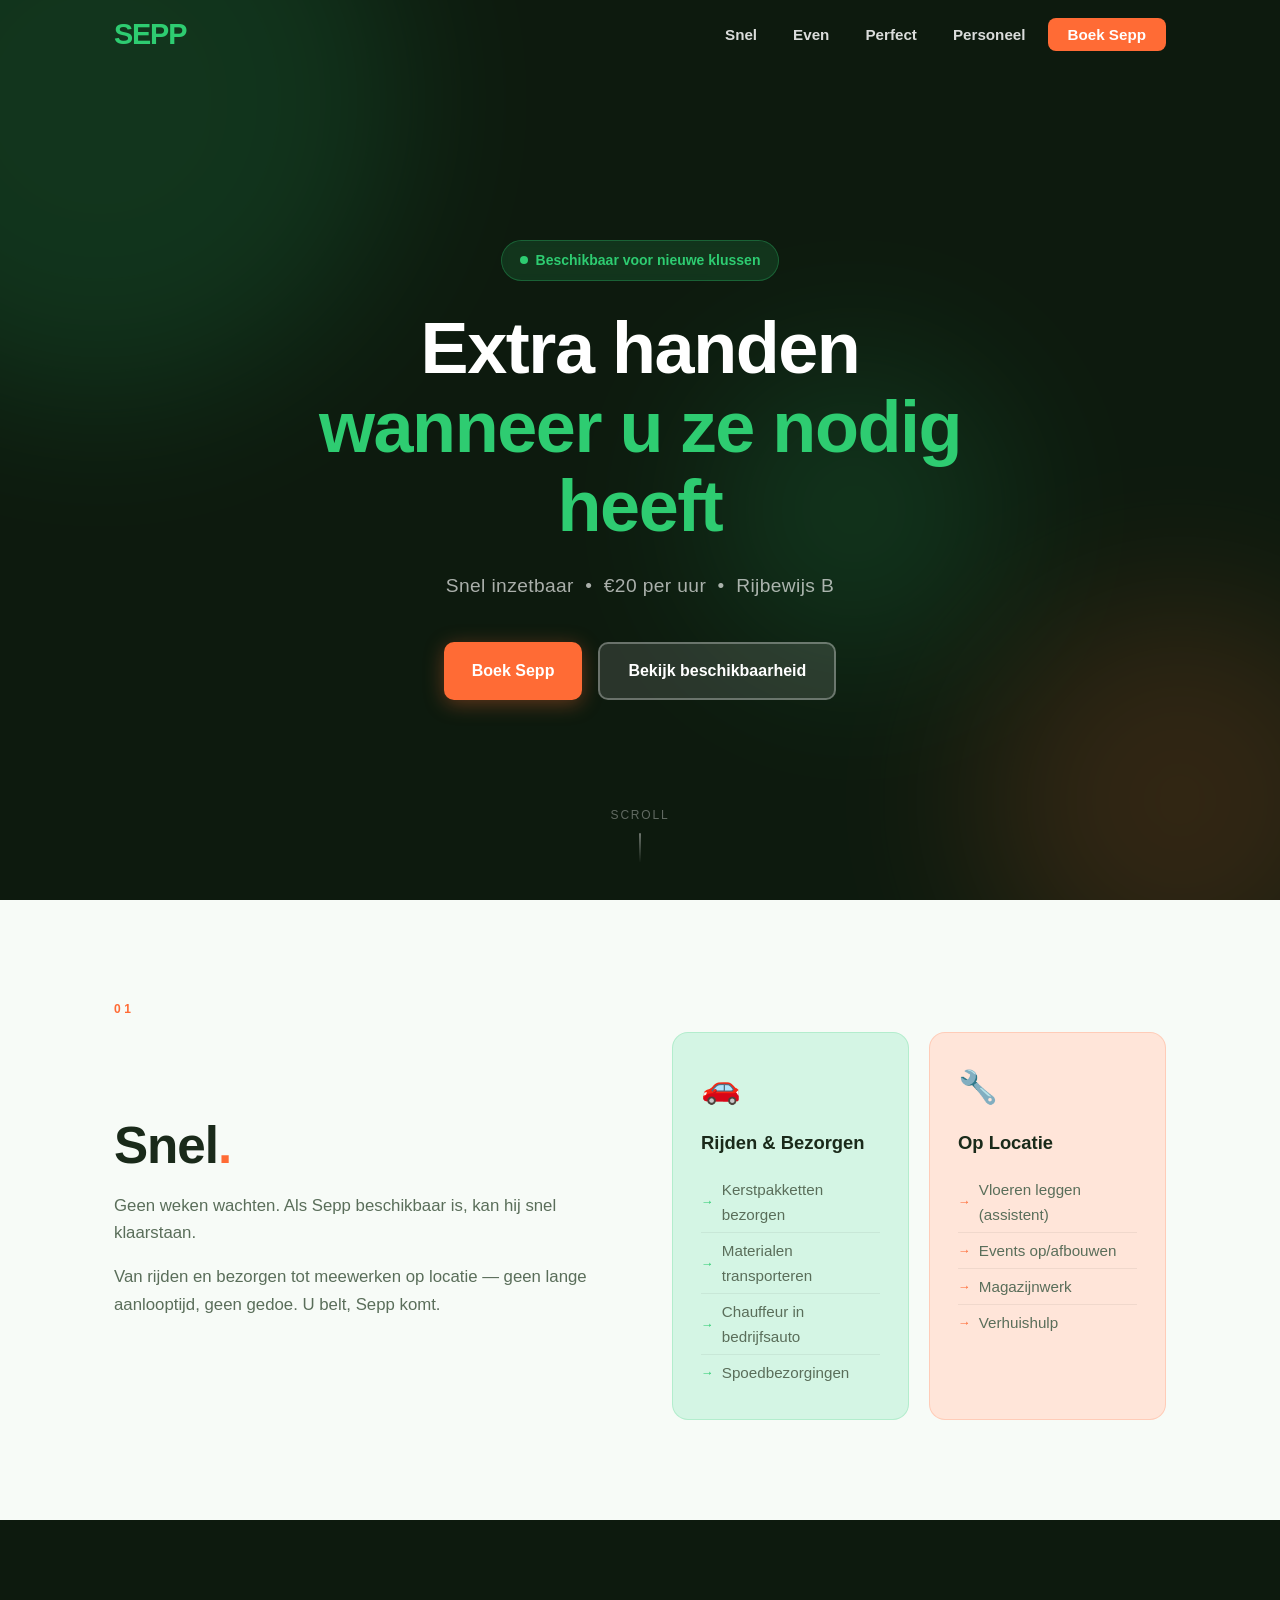
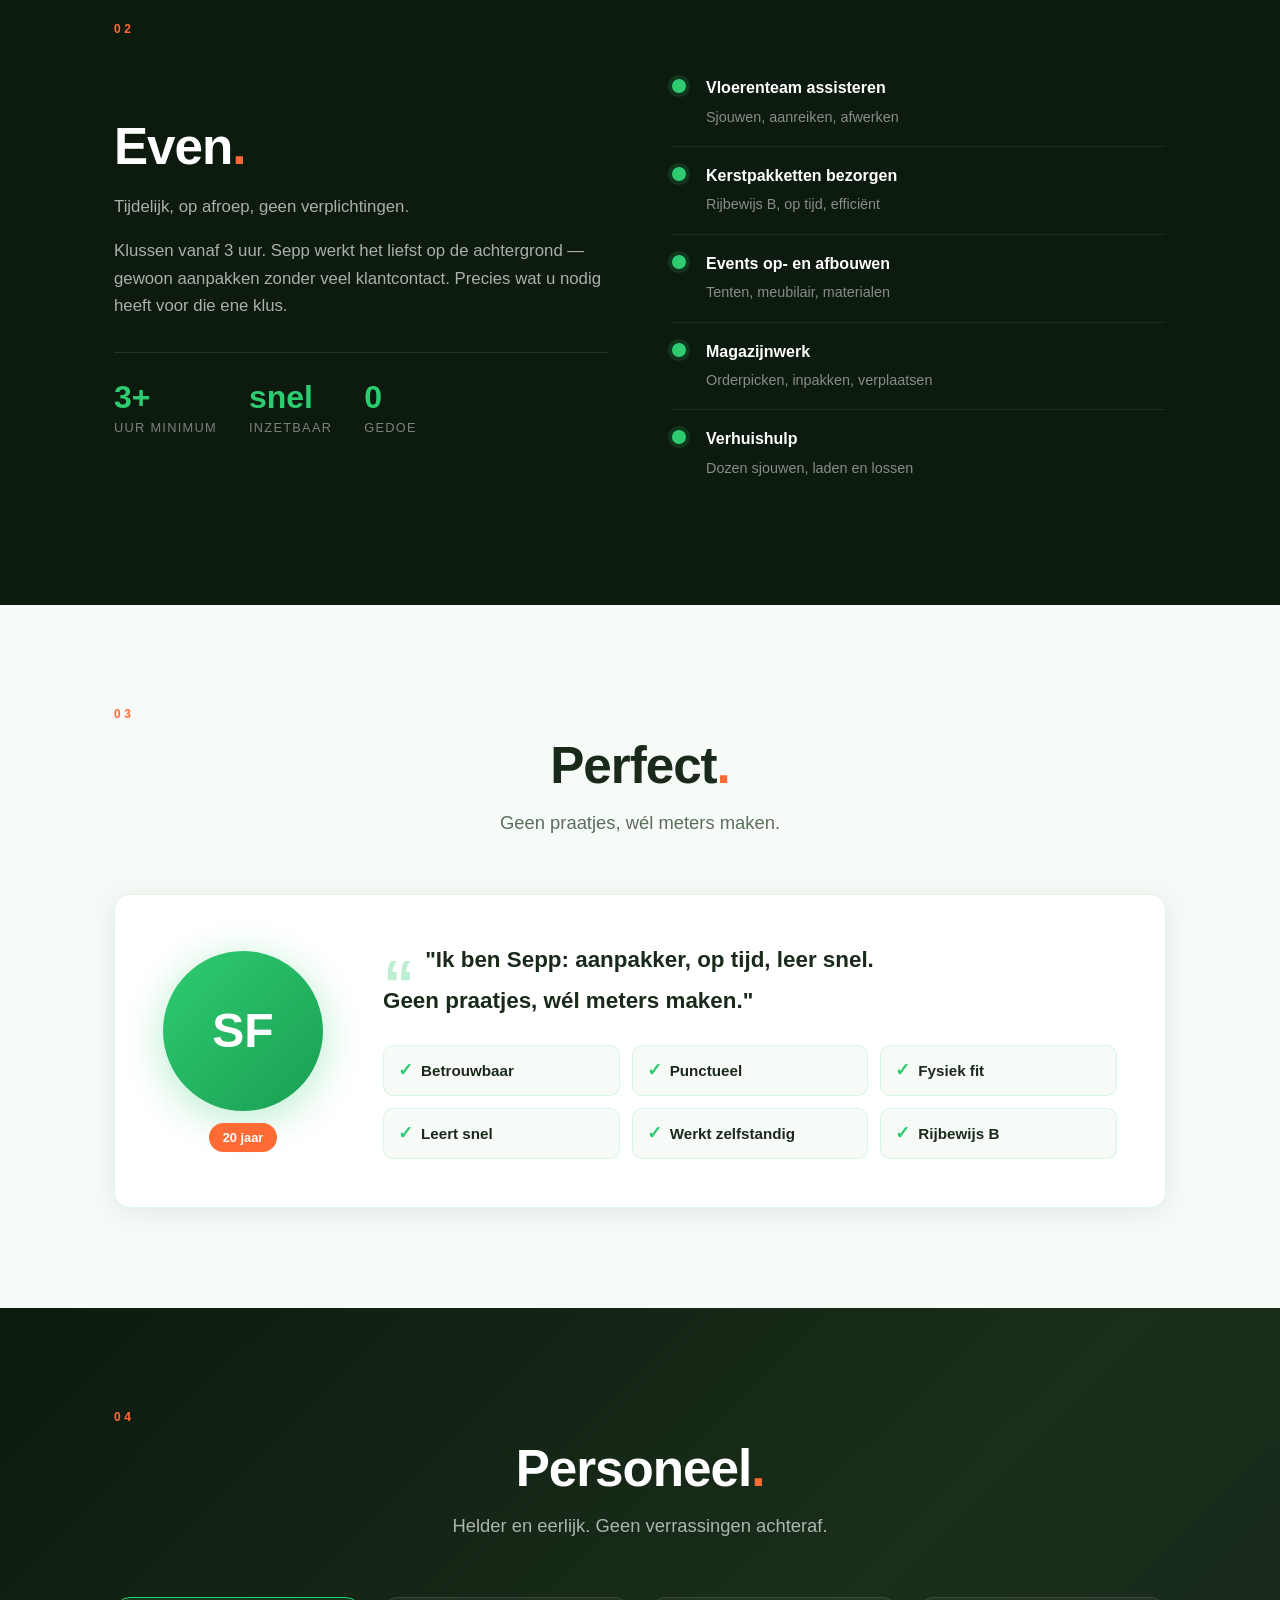
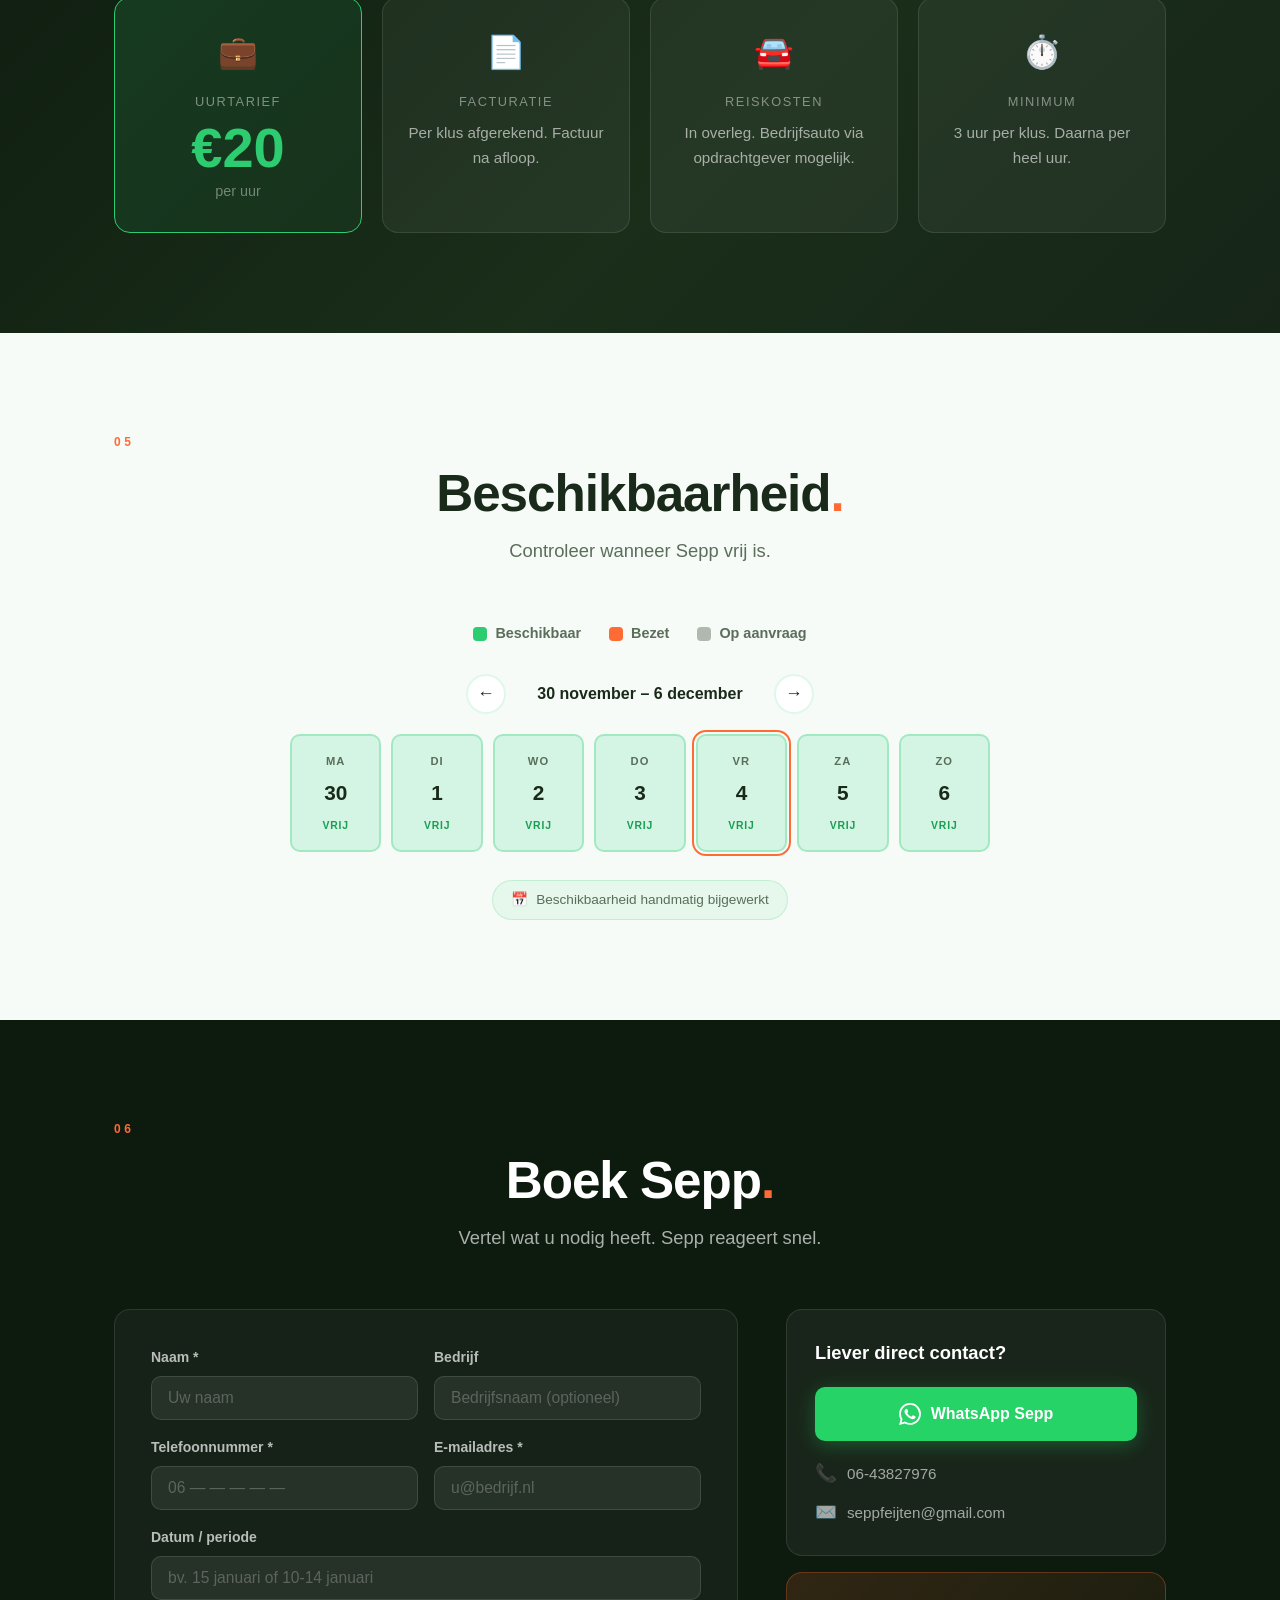
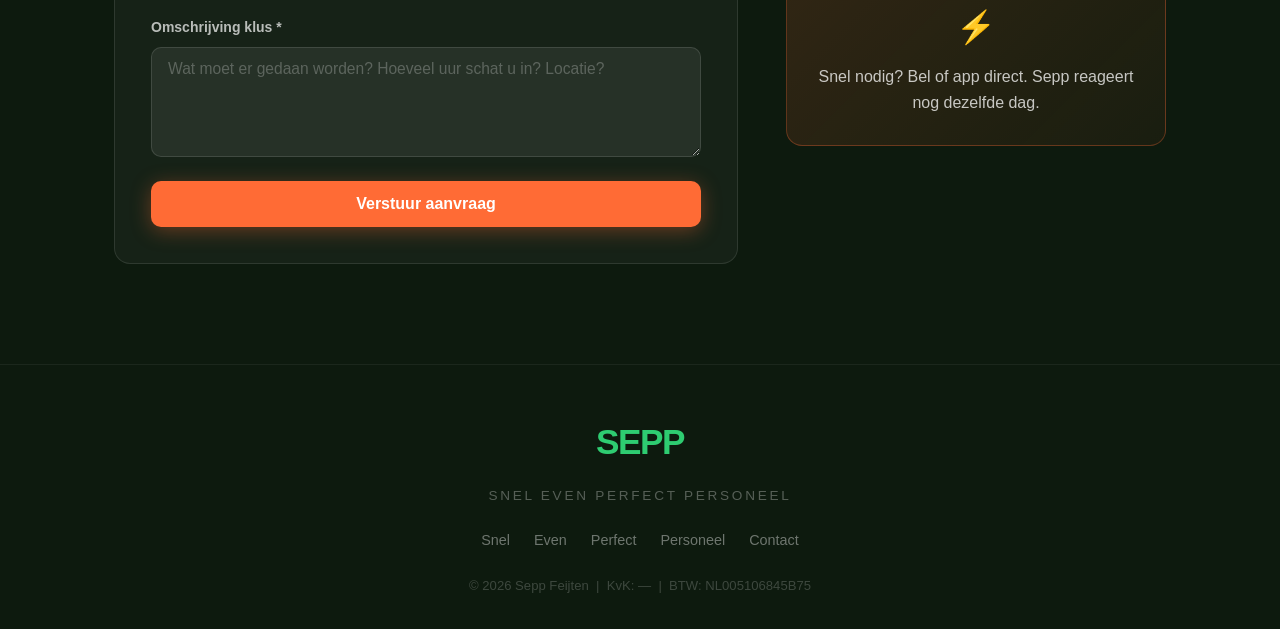
<file: index.html>
<!DOCTYPE html>
<html lang="nl">
<head>
  <meta charset="UTF-8" />
  <meta name="viewport" content="width=device-width, initial-scale=1.0" />
  <title>SEPP — Snel Even Perfect Personeel</title>
  <meta name="description" content="Sepp Feijten — snel inzetbaar voor kortdurende klussen. €20 per uur, rijbewijs B." />
  <link rel="stylesheet" href="style.css" />
  <!-- Favicon inline SVG -->
  <link rel="icon" href="data:image/svg+xml,<svg xmlns='http://www.w3.org/2000/svg' viewBox='0 0 100 100'><text y='.9em' font-size='90'>🟢</text></svg>" />
</head>
<body>

  <!-- =============================================
       NAVIGATIE
  ============================================= -->
  <header id="header">
    <nav class="nav-container">
      <a href="#hero" class="logo" aria-label="SEPP home">SEPP</a>
      <button class="hamburger" id="hamburger" aria-label="Menu openen" aria-expanded="false">
        <span></span><span></span><span></span>
      </button>
      <ul class="nav-links" id="nav-links">
        <li><a href="#snel">Snel</a></li>
        <li><a href="#even">Even</a></li>
        <li><a href="#perfect">Perfect</a></li>
        <li><a href="#personeel">Personeel</a></li>
        <li><a href="#contact" class="nav-cta">Boek Sepp</a></li>
      </ul>
    </nav>
  </header>

  <main>

    <!-- =============================================
         HERO SECTIE
    ============================================= -->
    <section id="hero" class="hero">
      <div class="hero-bg-shapes">
        <div class="shape shape-1"></div>
        <div class="shape shape-2"></div>
        <div class="shape shape-3"></div>
      </div>
      <div class="hero-content">
        <div class="hero-badge fade-in-up" id="hero-badge" style="--delay: 0s">
          <span class="dot"></span> Beschikbaar voor nieuwe klussen
        </div>
        <h1 class="fade-in-up" id="hero-titel" style="--delay: 0.1s">
          Extra handen<br />
          <span class="highlight">wanneer u ze nodig heeft</span>
        </h1>
        <p class="hero-sub fade-in-up" id="hero-sub" style="--delay: 0.2s">
          Snel inzetbaar &nbsp;•&nbsp; €<span class="dynamic-rate">20</span> per uur &nbsp;•&nbsp; Rijbewijs B
        </p>
        <div class="hero-buttons fade-in-up" style="--delay: 0.3s">
          <a href="#contact" class="btn btn-primary" id="hero-btn-primary">Boek Sepp</a>
          <a href="#beschikbaarheid" class="btn btn-secondary" id="hero-btn-secondary">Bekijk beschikbaarheid</a>
        </div>
      </div>
      <div class="hero-scroll-hint fade-in-up" style="--delay: 0.6s">
        <span>Scroll</span>
        <div class="scroll-arrow"></div>
      </div>
    </section>

    <!-- =============================================
         SNEL SECTIE
    ============================================= -->
    <section id="snel" class="section section-light">
      <div class="container">
        <div class="section-label reveal">01</div>
        <div class="section-grid">
          <div class="section-text reveal">
            <h2>Snel<span class="dot-accent">.</span></h2>
            <p class="section-intro" id="snel-intro">Geen weken wachten. Sepp staat binnen een dag klaar voor uw klus.</p>
            <p id="snel-tekst">Van rijden en bezorgen tot meewerken op locatie — geen lange aanlooptijd, geen gedoe. U belt, Sepp komt.</p>
          </div>
          <div class="cards-grid reveal reveal-delay">
            <div class="card card-green">
              <div class="card-icon">🚗</div>
              <h3 id="snel-card1-titel">Rijden &amp; Bezorgen</h3>
              <ul>
                <li id="snel-card1-li1">Kerstpakketten bezorgen</li>
                <li id="snel-card1-li2">Materialen transporteren</li>
                <li id="snel-card1-li3">Chauffeur in bedrijfsauto</li>
                <li id="snel-card1-li4">Spoedbezorgingen</li>
              </ul>
            </div>
            <div class="card card-orange">
              <div class="card-icon">🔧</div>
              <h3 id="snel-card2-titel">Op Locatie</h3>
              <ul>
                <li id="snel-card2-li1">Vloeren leggen (assistent)</li>
                <li id="snel-card2-li2">Events op/afbouwen</li>
                <li id="snel-card2-li3">Magazijnwerk</li>
                <li id="snel-card2-li4">Verhuishulp</li>
              </ul>
            </div>
          </div>
        </div>
      </div>
    </section>

    <!-- =============================================
         EVEN SECTIE
    ============================================= -->
    <section id="even" class="section section-dark">
      <div class="container">
        <div class="section-label reveal">02</div>
        <div class="section-grid reverse">
          <div class="timeline reveal reveal-delay">
            <div class="timeline-item">
              <div class="timeline-dot"></div>
              <div class="timeline-content">
                <strong id="even-tl1-titel">Vloerenteam assisteren</strong>
                <span id="even-tl1-sub">Sjouwen, aanreiken, afwerken</span>
              </div>
            </div>
            <div class="timeline-item">
              <div class="timeline-dot"></div>
              <div class="timeline-content">
                <strong id="even-tl2-titel">Kerstpakketten bezorgen</strong>
                <span id="even-tl2-sub">Rijbewijs B, op tijd, efficiënt</span>
              </div>
            </div>
            <div class="timeline-item">
              <div class="timeline-dot"></div>
              <div class="timeline-content">
                <strong id="even-tl3-titel">Events op- en afbouwen</strong>
                <span id="even-tl3-sub">Tenten, meubilair, materialen</span>
              </div>
            </div>
            <div class="timeline-item">
              <div class="timeline-dot"></div>
              <div class="timeline-content">
                <strong id="even-tl4-titel">Magazijnwerk</strong>
                <span id="even-tl4-sub">Orderpicken, inpakken, verplaatsen</span>
              </div>
            </div>
            <div class="timeline-item">
              <div class="timeline-dot"></div>
              <div class="timeline-content">
                <strong id="even-tl5-titel">Verhuishulp</strong>
                <span id="even-tl5-sub">Dozen sjouwen, laden en lossen</span>
              </div>
            </div>
          </div>
          <div class="section-text reveal">
            <h2>Even<span class="dot-accent">.</span></h2>
            <p class="section-intro" id="even-intro">Tijdelijk, op afroep, geen verplichtingen.</p>
            <p id="even-tekst">Klussen vanaf 3 uur. Sepp werkt het liefst op de achtergrond — gewoon aanpakken zonder veel klantcontact. Precies wat u nodig heeft voor die ene klus.</p>
            <div class="stat-row">
              <div class="stat">
                <div class="stat-number" id="even-stat1-num">3+</div>
                <div class="stat-label" id="even-stat1-label">uur minimum</div>
              </div>
              <div class="stat">
                <div class="stat-number" id="even-stat2-num">&lt;24u</div>
                <div class="stat-label" id="even-stat2-label">inzetbaar</div>
              </div>
              <div class="stat">
                <div class="stat-number" id="even-stat3-num">0</div>
                <div class="stat-label" id="even-stat3-label">gedoe</div>
              </div>
            </div>
          </div>
        </div>
      </div>
    </section>

    <!-- =============================================
         PERFECT SECTIE
    ============================================= -->
    <section id="perfect" class="section section-light">
      <div class="container">
        <div class="section-label reveal">03</div>
        <div class="section-center reveal">
          <h2>Perfect<span class="dot-accent">.</span></h2>
          <p class="section-intro" id="perfect-intro">Geen praatjes, wél meters maken.</p>
        </div>
        <div class="profile-block reveal">
          <div class="profile-photo-wrapper">
            <div class="profile-photo-placeholder">
              <!-- ====================================================
                   FOTO: Vervang de initialen hieronder door een <img>-tag
                   als je een profielfoto hebt. Voorbeeld:
                   <img src="sepp.jpg" alt="Sepp Feijten" />
              ==================================================== -->
              <span>SF</span>
            </div>
            <div class="profile-badge" id="profiel-leeftijd">20 jaar</div>
          </div>
          <div class="profile-text">
            <blockquote id="over-sepp-quote">
              "Ik ben Sepp: aanpakker, op tijd, leer snel.<br />
              Geen praatjes, wél meters maken."
            </blockquote>
            <div class="qualities">
              <div class="quality" id="quality-1"><span class="quality-icon">✓</span> Betrouwbaar</div>
              <div class="quality" id="quality-2"><span class="quality-icon">✓</span> Punctueel</div>
              <div class="quality" id="quality-3"><span class="quality-icon">✓</span> Fysiek fit</div>
              <div class="quality" id="quality-4"><span class="quality-icon">✓</span> Leert snel</div>
              <div class="quality" id="quality-5"><span class="quality-icon">✓</span> Werkt zelfstandig</div>
              <div class="quality" id="quality-6"><span class="quality-icon">✓</span> Rijbewijs B</div>
            </div>
          </div>
        </div>
      </div>
    </section>

    <!-- =============================================
         PERSONEEL / TARIEVEN SECTIE
    ============================================= -->
    <section id="personeel" class="section section-gradient">
      <div class="container">
        <div class="section-label reveal">04</div>
        <div class="section-center reveal">
          <h2>Personeel<span class="dot-accent">.</span></h2>
          <p class="section-intro" id="personeel-intro">Helder en eerlijk. Geen verrassingen achteraf.</p>
        </div>
        <div class="pricing-grid reveal reveal-delay">
          <div class="pricing-card featured">
            <div class="pricing-icon">💼</div>
            <div class="pricing-label">Uurtarief</div>
            <!-- ====================================================
                 TARIEF: Dit getal wordt ook beheerd via beheer.html
                 en opgeslagen in localStorage als "seppTarief"
            ==================================================== -->
            <div class="pricing-amount">€<span class="dynamic-rate">20</span></div>
            <div class="pricing-sub">per uur</div>
          </div>
          <div class="pricing-card">
            <div class="pricing-icon">📄</div>
            <div class="pricing-label">Facturatie</div>
            <div class="pricing-desc" id="prijs-facturatie">Per klus afgerekend. Factuur na afloop.</div>
          </div>
          <div class="pricing-card">
            <div class="pricing-icon">🚘</div>
            <div class="pricing-label">Reiskosten</div>
            <div class="pricing-desc" id="prijs-reiskosten">In overleg. Bedrijfsauto via opdrachtgever mogelijk.</div>
          </div>
          <div class="pricing-card">
            <div class="pricing-icon">⏱️</div>
            <div class="pricing-label">Minimum</div>
            <div class="pricing-desc" id="prijs-minimum">3 uur per klus. Daarna per heel uur.</div>
          </div>
        </div>
      </div>
    </section>

    <!-- =============================================
         BESCHIKBAARHEID SECTIE
    ============================================= -->
    <section id="beschikbaarheid" class="section section-light">
      <div class="container">
        <div class="section-label reveal">05</div>
        <div class="section-center reveal">
          <h2>Beschikbaarheid<span class="dot-accent">.</span></h2>
          <p class="section-intro" id="beschikbaar-intro">Controleer wanneer Sepp vrij is.</p>
        </div>

        <!-- Legenda -->
        <div class="calendar-legend reveal">
          <span class="legend-item"><span class="legend-dot available"></span> Beschikbaar</span>
          <span class="legend-item"><span class="legend-dot busy"></span> Bezet</span>
          <span class="legend-item"><span class="legend-dot on-request"></span> Op aanvraag</span>
        </div>

        <!-- Week navigatie -->
        <div class="calendar-nav reveal">
          <button id="prev-week" class="calendar-arrow" aria-label="Vorige week">&#8592;</button>
          <span id="week-label" class="week-label"></span>
          <button id="next-week" class="calendar-arrow" aria-label="Volgende week">&#8594;</button>
        </div>

        <!-- Weekagenda -->
        <div class="week-grid reveal reveal-delay" id="week-grid">
          <!-- Wordt dynamisch gevuld door script.js -->
        </div>

        <!-- Google Calendar sync info -->
        <div class="calendar-sync-info reveal">
          <div class="sync-badge">
            <span class="sync-icon">🔄</span>
            <span id="sync-status">Beschikbaarheid gesynchroniseerd via Google Calendar</span>
          </div>
          <!-- ====================================================
               GOOGLE CALENDAR: De koppeling wordt geconfigureerd
               in script.js bij de GOOGLE_CALENDAR_CONFIG constante.
               Zie ook beheer.html voor activatie.
          ==================================================== -->
        </div>
      </div>
    </section>

    <!-- =============================================
         CONTACT SECTIE
    ============================================= -->
    <section id="contact" class="section section-dark">
      <div class="container">
        <div class="section-label reveal">06</div>
        <div class="section-center reveal">
          <h2>Boek Sepp<span class="dot-accent">.</span></h2>
          <p class="section-intro" id="contact-intro">Vertel wat u nodig heeft. Sepp reageert snel.</p>
        </div>

        <div class="contact-grid reveal reveal-delay">
          <!-- Contactformulier -->
          <form class="contact-form" id="contact-form" novalidate>
            <div class="form-row">
              <div class="form-group">
                <label for="naam">Naam *</label>
                <input type="text" id="naam" name="naam" placeholder="Uw naam" required />
              </div>
              <div class="form-group">
                <label for="bedrijf">Bedrijf</label>
                <input type="text" id="bedrijf" name="bedrijf" placeholder="Bedrijfsnaam (optioneel)" />
              </div>
            </div>
            <div class="form-row">
              <div class="form-group">
                <label for="telefoon">Telefoonnummer *</label>
                <input type="tel" id="telefoon" name="telefoon" placeholder="06 — — — — —" required />
              </div>
              <div class="form-group">
                <label for="email">E-mailadres *</label>
                <input type="email" id="email" name="email" placeholder="u@bedrijf.nl" required />
              </div>
            </div>
            <div class="form-group">
              <label for="datum">Datum / periode</label>
              <input type="text" id="datum" name="datum" placeholder="bv. 15 januari of 10-14 januari" />
            </div>
            <div class="form-group">
              <label for="omschrijving">Omschrijving klus *</label>
              <textarea id="omschrijving" name="omschrijving" rows="4"
                placeholder="Wat moet er gedaan worden? Hoeveel uur schat u in? Locatie?" required></textarea>
            </div>
            <button type="submit" class="btn btn-primary btn-full">
              Verstuur aanvraag
            </button>
            <div id="form-feedback" class="form-feedback" aria-live="polite"></div>
          </form>

          <!-- Contact sidebar -->
          <div class="contact-sidebar">
            <div class="contact-card">
              <h3 id="contact-direct-titel">Liever direct contact?</h3>
              <!-- ====================================================
                   WHATSAPP: Pas het nummer aan in script.js bij
                   CONTACT_CONFIG.whatsapp
              ==================================================== -->
              <a href="#" class="btn btn-whatsapp" id="whatsapp-btn">
                <svg width="22" height="22" viewBox="0 0 24 24" fill="currentColor">
                  <path d="M17.472 14.382c-.297-.149-1.758-.867-2.03-.967-.273-.099-.471-.148-.67.15-.197.297-.767.966-.94 1.164-.173.199-.347.223-.644.075-.297-.15-1.255-.463-2.39-1.475-.883-.788-1.48-1.761-1.653-2.059-.173-.297-.018-.458.13-.606.134-.133.298-.347.446-.52.149-.174.198-.298.298-.497.099-.198.05-.371-.025-.52-.075-.149-.669-1.612-.916-2.207-.242-.579-.487-.5-.669-.51-.173-.008-.371-.01-.57-.01-.198 0-.52.074-.792.372-.272.297-1.04 1.016-1.04 2.479 0 1.462 1.065 2.875 1.213 3.074.149.198 2.096 3.2 5.077 4.487.709.306 1.262.489 1.694.625.712.227 1.36.195 1.871.118.571-.085 1.758-.719 2.006-1.413.248-.694.248-1.289.173-1.413-.074-.124-.272-.198-.57-.347m-5.421 7.403h-.004a9.87 9.87 0 01-5.031-1.378l-.361-.214-3.741.982.998-3.648-.235-.374a9.86 9.86 0 01-1.51-5.26c.001-5.45 4.436-9.884 9.888-9.884 2.64 0 5.122 1.03 6.988 2.898a9.825 9.825 0 012.893 6.994c-.003 5.45-4.437 9.884-9.885 9.884m8.413-18.297A11.815 11.815 0 0012.05 0C5.495 0 .16 5.335.157 11.892c0 2.096.547 4.142 1.588 5.945L.057 24l6.305-1.654a11.882 11.882 0 005.683 1.448h.005c6.554 0 11.89-5.335 11.893-11.893a11.821 11.821 0 00-3.48-8.413z"/>
                </svg>
                WhatsApp Sepp
              </a>
              <div class="contact-details">
                <div class="contact-detail">
                  <span class="detail-icon">📞</span>
                  <!-- ====================================================
                       TELEFOON: Pas aan in beheer.html of in script.js
                       bij CONTACT_CONFIG.telefoon
                  ==================================================== -->
                  <span id="contact-telefoon">06 — — — — —</span>
                </div>
                <div class="contact-detail">
                  <span class="detail-icon">✉️</span>
                  <span id="contact-email">info@seppfeijten.nl</span>
                </div>
              </div>
            </div>
            <div class="contact-card highlight-card">
              <div class="highlight-icon">⚡</div>
              <p id="contact-snel-tekst"><strong>Snel nodig?</strong> Bel of app direct. Sepp reageert zelfde dag.</p>
            </div>
          </div>
        </div>
      </div>
    </section>

  </main>

  <!-- =============================================
       FOOTER
  ============================================= -->
  <footer class="footer">
    <div class="container footer-inner">
      <div class="footer-logo">SEPP</div>
      <div class="footer-tagline" id="footer-tagline">Snel Even Perfect Personeel</div>
      <div class="footer-links">
        <a href="#snel">Snel</a>
        <a href="#even">Even</a>
        <a href="#perfect">Perfect</a>
        <a href="#personeel">Personeel</a>
        <a href="#contact">Contact</a>
      </div>
      <div class="footer-copy">
        &copy; <span id="year"></span> Sepp Feijten &nbsp;|&nbsp;
        KvK: <span class="dynamic-kvk">—</span> &nbsp;|&nbsp;
        BTW: <span class="dynamic-btw">—</span>
      </div>
    </div>
  </footer>

  <!-- Back to top -->
  <button class="back-to-top" id="back-to-top" aria-label="Terug naar boven">↑</button>

  <script src="script.js"></script>
</body>
</html>
</file>
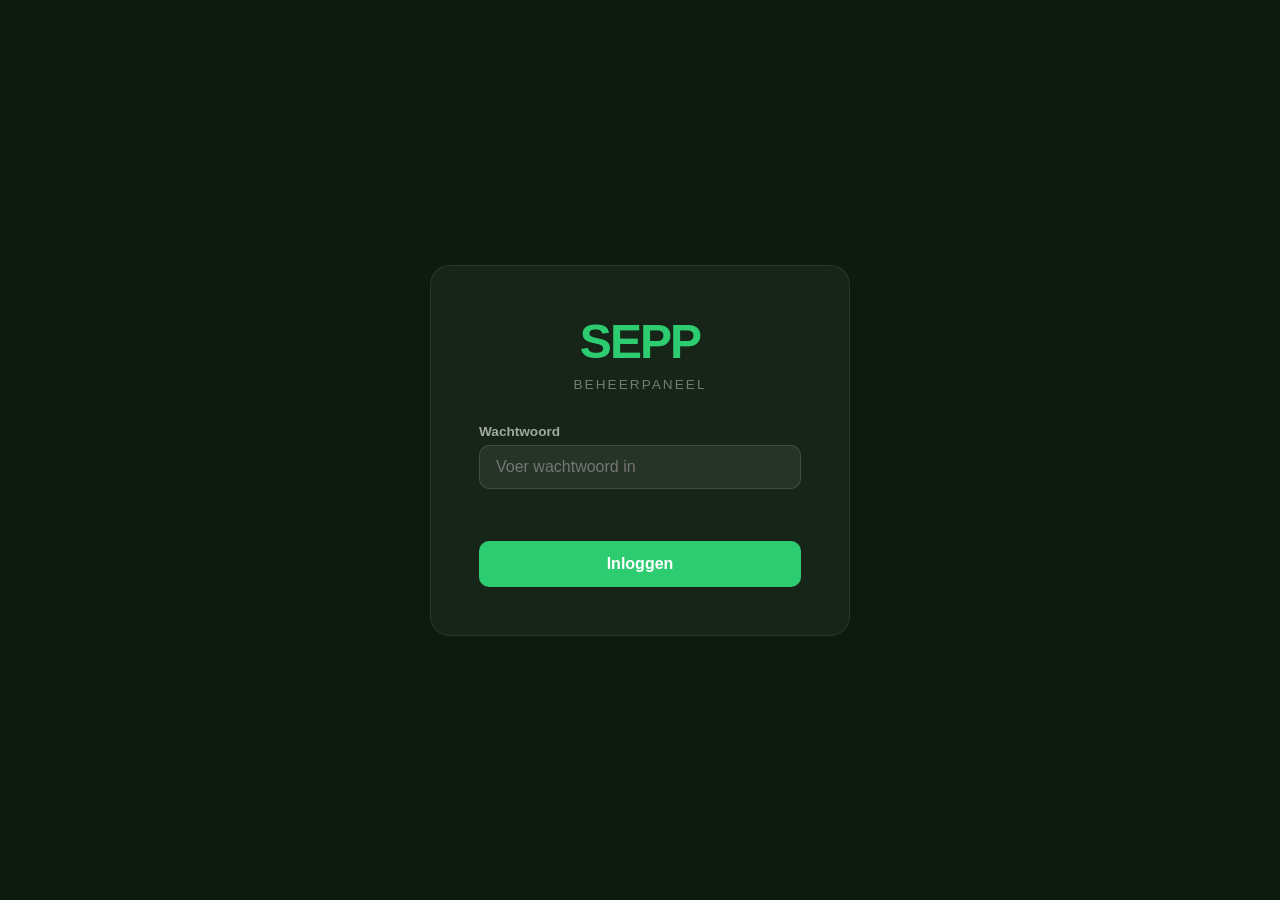
<file: beheer.html>
<!DOCTYPE html>
<html lang="nl">
<head>
  <meta charset="UTF-8" />
  <meta name="viewport" content="width=device-width, initial-scale=1.0" />
  <title>SEPP Beheer — Verborgen beheerpagina</title>
  <style>
    /* =============================================
       SEPP Beheer — Stylesheet
    ============================================= */
    :root {
      --green:      #2ECC71;
      --green-dark: #1a9e53;
      --orange:     #FF6B35;
      --dark:       #0d1a0e;
      --dark-2:     #162518;
      --white:      #ffffff;
      --off:        #f0f5f0;
      --border:     #d0ddd0;
      --text:       #1a2a1a;
      --text-light: #5a6e5a;
      --radius:     12px;
      --shadow:     0 2px 20px rgba(0,0,0,0.08);
    }

    *, *::before, *::after { box-sizing: border-box; margin: 0; padding: 0; }
    body { font-family: 'Segoe UI', Arial, sans-serif; background: var(--off); color: var(--text); min-height: 100vh; }

    /* ---- Login scherm ---- */
    #login-screen {
      min-height: 100vh;
      display: flex;
      align-items: center;
      justify-content: center;
      background: var(--dark);
    }

    .login-box {
      background: var(--dark-2);
      border: 1px solid rgba(255,255,255,0.08);
      border-radius: 20px;
      padding: 48px;
      width: 100%;
      max-width: 420px;
      text-align: center;
    }

    .login-logo {
      font-size: 3rem;
      font-weight: 900;
      color: var(--green);
      letter-spacing: -0.04em;
      margin-bottom: 8px;
    }
    .login-subtitle {
      color: rgba(255,255,255,0.4);
      font-size: 0.85rem;
      margin-bottom: 32px;
      text-transform: uppercase;
      letter-spacing: 0.15em;
    }

    .login-box label {
      display: block;
      text-align: left;
      font-size: 0.85rem;
      font-weight: 600;
      color: rgba(255,255,255,0.6);
      margin-bottom: 6px;
    }

    .login-box input {
      width: 100%;
      background: rgba(255,255,255,0.07);
      border: 1.5px solid rgba(255,255,255,0.12);
      border-radius: 10px;
      color: white;
      font-size: 1rem;
      padding: 12px 16px;
      margin-bottom: 20px;
      outline: none;
      transition: border-color 0.3s;
    }
    .login-box input:focus { border-color: var(--green); }

    #login-error {
      color: #ff6b6b;
      font-size: 0.875rem;
      margin-bottom: 12px;
      min-height: 20px;
    }

    .btn-login {
      width: 100%;
      background: var(--green);
      color: white;
      border: none;
      border-radius: 10px;
      font-size: 1rem;
      font-weight: 700;
      padding: 14px;
      cursor: pointer;
      transition: background 0.3s, transform 0.2s;
    }
    .btn-login:hover { background: var(--green-dark); transform: translateY(-1px); }

    /* ---- Beheer dashboard ---- */
    #beheer-screen { display: none; }

    .beheer-header {
      background: var(--dark);
      padding: 16px 32px;
      display: flex;
      align-items: center;
      justify-content: space-between;
      border-bottom: 1px solid rgba(255,255,255,0.06);
    }
    .beheer-logo {
      font-size: 1.8rem;
      font-weight: 900;
      color: var(--green);
      letter-spacing: -0.04em;
    }
    .beheer-header-right {
      display: flex;
      align-items: center;
      gap: 20px;
    }
    .beheer-header-right a {
      color: rgba(255,255,255,0.5);
      font-size: 0.9rem;
      text-decoration: none;
      transition: color 0.2s;
    }
    .beheer-header-right a:hover { color: var(--green); }

    .btn-uitloggen {
      background: rgba(255,107,53,0.15);
      color: var(--orange);
      border: 1px solid rgba(255,107,53,0.3);
      border-radius: 8px;
      padding: 8px 18px;
      font-size: 0.875rem;
      font-weight: 600;
      cursor: pointer;
      transition: background 0.2s;
    }
    .btn-uitloggen:hover { background: rgba(255,107,53,0.25); }

    .beheer-main {
      max-width: 960px;
      margin: 40px auto;
      padding: 0 24px;
    }

    .beheer-grid {
      display: grid;
      grid-template-columns: 1fr 1fr;
      gap: 24px;
    }

    .card-beheer {
      background: var(--white);
      border-radius: var(--radius);
      box-shadow: var(--shadow);
      overflow: hidden;
    }

    .card-beheer.full-width { grid-column: 1 / -1; }

    .card-header {
      padding: 20px 24px 16px;
      border-bottom: 1px solid var(--border);
      display: flex;
      align-items: center;
      gap: 10px;
    }
    .card-header-icon { font-size: 1.4rem; }
    .card-header h2 {
      font-size: 1.05rem;
      font-weight: 700;
      color: var(--text);
    }

    .card-body { padding: 24px; }

    /* Formulier velden */
    .veld-groep {
      margin-bottom: 18px;
    }
    .veld-groep label {
      display: block;
      font-size: 0.82rem;
      font-weight: 600;
      color: var(--text-light);
      text-transform: uppercase;
      letter-spacing: 0.08em;
      margin-bottom: 6px;
    }
    .veld-groep input,
    .veld-groep textarea {
      width: 100%;
      border: 1.5px solid var(--border);
      border-radius: 8px;
      font-size: 0.975rem;
      font-family: inherit;
      color: var(--text);
      padding: 10px 14px;
      transition: border-color 0.2s;
      outline: none;
    }
    .veld-groep input:focus,
    .veld-groep textarea:focus { border-color: var(--green); }
    .veld-groep textarea { resize: vertical; min-height: 80px; }

    .veld-groep .hint {
      font-size: 0.77rem;
      color: var(--text-light);
      margin-top: 5px;
    }

    /* Opslaan knop */
    .btn-opslaan {
      background: var(--green);
      color: white;
      border: none;
      border-radius: 8px;
      font-size: 0.95rem;
      font-weight: 700;
      padding: 11px 24px;
      cursor: pointer;
      transition: background 0.2s, transform 0.2s;
    }
    .btn-opslaan:hover { background: var(--green-dark); transform: translateY(-1px); }

    .opgeslagen-melding {
      display: inline-flex;
      align-items: center;
      gap: 6px;
      background: rgba(46,204,113,0.1);
      color: var(--green-dark);
      border: 1px solid rgba(46,204,113,0.25);
      border-radius: 8px;
      padding: 8px 16px;
      font-size: 0.875rem;
      font-weight: 600;
      margin-left: 12px;
      opacity: 0;
      transition: opacity 0.3s;
    }
    .opgeslagen-melding.toon { opacity: 1; }

    /* ---- Kalender beheer ---- */
    .kalender-maand-nav {
      display: flex;
      align-items: center;
      justify-content: space-between;
      margin-bottom: 16px;
    }
    .kalender-maand-nav button {
      width: 34px; height: 34px;
      border-radius: 50%;
      border: 1.5px solid var(--border);
      background: var(--white);
      cursor: pointer;
      font-size: 1rem;
      transition: background 0.2s, border-color 0.2s;
    }
    .kalender-maand-nav button:hover { background: var(--green); color: white; border-color: var(--green); }
    .kalender-maand-label { font-weight: 700; font-size: 1rem; color: var(--text); }

    .kalender-grid {
      display: grid;
      grid-template-columns: repeat(7, 1fr);
      gap: 6px;
    }
    .kalender-dag-header {
      text-align: center;
      font-size: 0.7rem;
      font-weight: 700;
      text-transform: uppercase;
      color: var(--text-light);
      padding: 6px 0;
      letter-spacing: 0.08em;
    }
    .kalender-dag {
      aspect-ratio: 1;
      border-radius: 8px;
      border: 2px solid var(--border);
      display: flex;
      flex-direction: column;
      align-items: center;
      justify-content: center;
      cursor: pointer;
      transition: transform 0.15s, border-color 0.15s;
      font-size: 0.85rem;
      font-weight: 700;
      color: var(--text);
      position: relative;
      user-select: none;
    }
    .kalender-dag:hover { transform: scale(1.05); }
    .kalender-dag.leeg { background: transparent; border-color: transparent; cursor: default; }
    .kalender-dag.available  { background: #d4f5e4; border-color: rgba(46,204,113,0.4); }
    .kalender-dag.busy       { background: #ffe5d9; border-color: rgba(255,107,53,0.4); }
    .kalender-dag.on-request { background: #e8ebe8; border-color: #c5cac5; }
    .kalender-dag.vandaag    { outline: 2px solid var(--orange); outline-offset: 1px; }
    .kalender-dag.verleden   { opacity: 0.4; cursor: default; }

    .dag-num { font-size: 0.9rem; }

    /* Legenda beheer */
    .legenda {
      display: flex;
      gap: 16px;
      margin-bottom: 16px;
      flex-wrap: wrap;
    }
    .legenda-item {
      display: flex;
      align-items: center;
      gap: 6px;
      font-size: 0.82rem;
      font-weight: 600;
      color: var(--text-light);
      cursor: pointer;
      padding: 5px 10px;
      border-radius: 6px;
      border: 1.5px solid transparent;
      transition: border-color 0.2s, background 0.2s;
    }
    .legenda-item.actief-keuze { border-color: var(--text); background: rgba(0,0,0,0.04); }
    .legenda-dot {
      width: 12px; height: 12px;
      border-radius: 3px;
    }
    .legenda-dot.available  { background: var(--green); }
    .legenda-dot.busy       { background: var(--orange); }
    .legenda-dot.on-request { background: #b0b8b0; }

    .keuze-toelichting {
      font-size: 0.82rem;
      color: var(--text-light);
      margin-bottom: 14px;
      padding: 8px 12px;
      background: var(--off);
      border-radius: 8px;
    }

    /* Google Calendar sectie */
    .gc-sectie {
      background: var(--off);
      border-radius: 10px;
      padding: 20px;
      margin-top: 16px;
    }
    .gc-sectie h3 {
      font-size: 0.95rem;
      font-weight: 700;
      margin-bottom: 10px;
      color: var(--text);
      display: flex;
      align-items: center;
      gap: 8px;
    }
    .gc-sectie p { font-size: 0.85rem; color: var(--text-light); margin-bottom: 14px; line-height: 1.6; }
    .gc-sectie ol { padding-left: 18px; }
    .gc-sectie li { font-size: 0.84rem; color: var(--text-light); line-height: 1.8; }

    /* Wachtwoord wijzigen */
    .wachtwoord-info {
      font-size: 0.82rem;
      color: var(--text-light);
      margin-top: 8px;
      padding: 8px 12px;
      background: #fff8e7;
      border: 1px solid #ffe082;
      border-radius: 8px;
    }

    /* Status bar */
    .status-bar {
      background: rgba(46,204,113,0.08);
      border: 1px solid rgba(46,204,113,0.2);
      border-radius: 10px;
      padding: 14px 20px;
      margin-bottom: 28px;
      display: flex;
      align-items: center;
      gap: 12px;
      font-size: 0.9rem;
      color: var(--green-dark);
      font-weight: 600;
    }

    /* Sectietitels binnen tekstenpaneel */
    .tekst-sectie-titel {
      font-size: 0.82rem;
      font-weight: 700;
      text-transform: uppercase;
      letter-spacing: 0.1em;
      color: var(--text-light);
      background: var(--off);
      border-radius: 8px;
      padding: 8px 14px;
      margin: 20px 0 14px;
    }
    .tekst-sectie-titel:first-child { margin-top: 0; }

    .teksten-kolommen {
      display: grid;
      grid-template-columns: 1fr 1fr;
      gap: 0 32px;
    }

    @media (max-width: 640px) {
      .beheer-grid { grid-template-columns: 1fr; }
      .card-beheer.full-width { grid-column: auto; }
      .beheer-main { padding: 0 16px; margin: 24px auto; }
      .beheer-header { padding: 14px 16px; }
      .teksten-kolommen { grid-template-columns: 1fr; }
    }
  </style>
</head>
<body>

<!-- =============================================
     LOGIN SCHERM
============================================= -->
<div id="login-screen">
  <div class="login-box">
    <div class="login-logo">SEPP</div>
    <div class="login-subtitle">Beheerpaneel</div>
    <div>
      <label for="login-wachtwoord">Wachtwoord</label>
      <!-- ====================================================
           WACHTWOORD: Het wachtwoord wordt vergeleken met de
           waarde in localStorage (sleutel: "seppBeheerWW").
           Standaard wachtwoord: sepp2025
           Wijzig dit via het paneel zelf na inloggen.
      ==================================================== -->
      <input type="password" id="login-wachtwoord" placeholder="Voer wachtwoord in"
             autocomplete="current-password" />
    </div>
    <div id="login-error"></div>
    <button class="btn-login" onclick="probeerInloggen()">Inloggen</button>
  </div>
</div>

<!-- =============================================
     BEHEER DASHBOARD
============================================= -->
<div id="beheer-screen">

  <header class="beheer-header">
    <div class="beheer-logo">SEPP Beheer</div>
    <div class="beheer-header-right">
      <a href="index.html" target="_blank">← Bekijk website</a>
      <button class="btn-uitloggen" onclick="uitloggen()">Uitloggen</button>
    </div>
  </header>

  <main class="beheer-main">

    <!-- Status bar -->
    <div class="status-bar" id="status-bar">
      <span>✓</span>
      <span id="status-tekst">Ingelogd als beheerder. Wijzigingen worden via GitHub gepusht.</span>
    </div>

    <div class="beheer-grid">

      <!-- ==========================================
           GITHUB TOKEN
      ========================================== -->
      <div class="card-beheer full-width">
        <div class="card-header">
          <div class="card-header-icon">🔑</div>
          <h2>GitHub Token</h2>
        </div>
        <div class="card-body">
          <div class="teksten-kolommen">
            <div>
              <div class="veld-groep">
                <label>Personal Access Token</label>
                <input type="password" id="gh-token" placeholder="ghp_..." autocomplete="off" />
                <div class="hint">Eenmalig invullen. Wordt opgeslagen in jouw browser.</div>
              </div>
              <button class="btn-opslaan" onclick="slaTokenOp()">Token opslaan</button>
              <span class="opgeslagen-melding" id="melding-token">✓ Opgeslagen!</span>
            </div>
            <div style="font-size:0.83rem;color:var(--text-light);line-height:1.7;padding:10px 14px;background:var(--off);border-radius:8px;">
              Eenmalig instellen:<br>
              1. Ga naar <a href="https://github.com/settings/tokens" target="_blank" style="color:var(--green);font-weight:600;">github.com/settings/tokens</a><br>
              2. Klik <strong>Generate new token (classic)</strong><br>
              3. Geef het een naam, vink <strong>repo</strong> aan<br>
              4. Kopieer het token en plak het hierboven<br><br>
              Na opslaan worden wijzigingen direct naar GitHub gepusht. Netlify deployt automatisch (~30 sec).
            </div>
          </div>
        </div>
      </div>

      <!-- ==========================================
           WEBSITETEKSTEN
      ========================================== -->
      <div class="card-beheer full-width">
        <div class="card-header">
          <div class="card-header-icon">✏️</div>
          <h2>Websiteteksten</h2>
        </div>
        <div class="card-body">

          <!-- HERO -->
          <div class="tekst-sectie-titel">🏠 Hero</div>
          <div class="teksten-kolommen">
            <div>
              <div class="veld-groep">
                <label>Badge tekst</label>
                <input type="text" id="t-hero-badge" placeholder="Beschikbaar voor nieuwe klussen" />
                <div class="hint">De groene badge bovenaan de pagina</div>
              </div>
              <div class="veld-groep">
                <label>Titel — regel 1</label>
                <input type="text" id="t-hero-titel1" placeholder="Extra handen" />
              </div>
              <div class="veld-groep">
                <label>Titel — regel 2 (groen gemarkeerd)</label>
                <input type="text" id="t-hero-titel2" placeholder="wanneer u ze nodig heeft" />
              </div>
            </div>
            <div>
              <div class="veld-groep">
                <label>Subtitel</label>
                <input type="text" id="t-hero-sub" placeholder="Snel inzetbaar • €{tarief} per uur • Rijbewijs B" />
                <div class="hint">Gebruik <code>{tarief}</code> als plaatshouder voor het uurtarief</div>
              </div>
              <div class="veld-groep">
                <label>Knop 1 (primair)</label>
                <input type="text" id="t-hero-btn-primary" placeholder="Boek Sepp" />
              </div>
              <div class="veld-groep">
                <label>Knop 2 (secundair)</label>
                <input type="text" id="t-hero-btn-secondary" placeholder="Bekijk beschikbaarheid" />
              </div>
            </div>
          </div>

          <!-- SNEL -->
          <div class="tekst-sectie-titel">⚡ Snel</div>
          <div class="teksten-kolommen">
            <div>
              <div class="veld-groep">
                <label>Intro zin</label>
                <input type="text" id="t-snel-intro" placeholder="Geen weken wachten. Sepp staat binnen een dag klaar voor uw klus." />
              </div>
              <div class="veld-groep">
                <label>Bodytekst</label>
                <textarea id="t-snel-tekst" rows="3" placeholder="Van rijden en bezorgen tot meewerken op locatie..."></textarea>
              </div>
            </div>
            <div>
              <div class="veld-groep">
                <label>Kaart 1 — titel</label>
                <input type="text" id="t-snel-card1-titel" placeholder="Rijden &amp; Bezorgen" />
              </div>
              <div class="veld-groep">
                <label>Kaart 1 — punten (4 regels)</label>
                <input type="text" id="t-snel-card1-li1" placeholder="Kerstpakketten bezorgen" />
                <input type="text" id="t-snel-card1-li2" placeholder="Materialen transporteren" style="margin-top:6px" />
                <input type="text" id="t-snel-card1-li3" placeholder="Chauffeur in bedrijfsauto" style="margin-top:6px" />
                <input type="text" id="t-snel-card1-li4" placeholder="Spoedbezorgingen" style="margin-top:6px" />
              </div>
              <div class="veld-groep">
                <label>Kaart 2 — titel</label>
                <input type="text" id="t-snel-card2-titel" placeholder="Op Locatie" />
              </div>
              <div class="veld-groep">
                <label>Kaart 2 — punten (4 regels)</label>
                <input type="text" id="t-snel-card2-li1" placeholder="Vloeren leggen (assistent)" />
                <input type="text" id="t-snel-card2-li2" placeholder="Events op/afbouwen" style="margin-top:6px" />
                <input type="text" id="t-snel-card2-li3" placeholder="Magazijnwerk" style="margin-top:6px" />
                <input type="text" id="t-snel-card2-li4" placeholder="Verhuishulp" style="margin-top:6px" />
              </div>
            </div>
          </div>

          <!-- EVEN -->
          <div class="tekst-sectie-titel">⏱ Even</div>
          <div class="teksten-kolommen">
            <div>
              <div class="veld-groep">
                <label>Intro zin</label>
                <input type="text" id="t-even-intro" placeholder="Tijdelijk, op afroep, geen verplichtingen." />
              </div>
              <div class="veld-groep">
                <label>Bodytekst</label>
                <textarea id="t-even-tekst" rows="3" placeholder="Klussen vanaf 3 uur..."></textarea>
              </div>
              <div class="veld-groep">
                <label>Stats (getal / label)</label>
                <div style="display:grid; grid-template-columns:1fr 1fr; gap:6px;">
                  <input type="text" id="t-even-stat1-num"   placeholder="3+" />
                  <input type="text" id="t-even-stat1-label" placeholder="uur minimum" />
                  <input type="text" id="t-even-stat2-num"   placeholder="&lt;24u" />
                  <input type="text" id="t-even-stat2-label" placeholder="inzetbaar" />
                  <input type="text" id="t-even-stat3-num"   placeholder="0" />
                  <input type="text" id="t-even-stat3-label" placeholder="gedoe" />
                </div>
              </div>
            </div>
            <div>
              <div class="veld-groep">
                <label>Tijdlijn — 5 items (titel / ondertitel)</label>
                <div style="display:grid; grid-template-columns:1fr 1fr; gap:6px;">
                  <input type="text" id="t-even-tl1-titel" placeholder="Vloerenteam assisteren" />
                  <input type="text" id="t-even-tl1-sub"   placeholder="Sjouwen, aanreiken, afwerken" />
                  <input type="text" id="t-even-tl2-titel" placeholder="Kerstpakketten bezorgen" />
                  <input type="text" id="t-even-tl2-sub"   placeholder="Rijbewijs B, op tijd, efficiënt" />
                  <input type="text" id="t-even-tl3-titel" placeholder="Events op- en afbouwen" />
                  <input type="text" id="t-even-tl3-sub"   placeholder="Tenten, meubilair, materialen" />
                  <input type="text" id="t-even-tl4-titel" placeholder="Magazijnwerk" />
                  <input type="text" id="t-even-tl4-sub"   placeholder="Orderpicken, inpakken, verplaatsen" />
                  <input type="text" id="t-even-tl5-titel" placeholder="Verhuishulp" />
                  <input type="text" id="t-even-tl5-sub"   placeholder="Dozen sjouwen, laden en lossen" />
                </div>
              </div>
            </div>
          </div>

          <!-- PERFECT / OVER SEPP -->
          <div class="tekst-sectie-titel">👤 Perfect / Over Sepp</div>
          <div class="teksten-kolommen">
            <div>
              <div class="veld-groep">
                <label>Intro zin</label>
                <input type="text" id="t-perfect-intro" placeholder="Geen praatjes, wél meters maken." />
              </div>
              <div class="veld-groep">
                <label>Leeftijdsbadge (op foto)</label>
                <input type="text" id="t-profiel-leeftijd" placeholder="20 jaar" />
              </div>
              <div class="veld-groep">
                <label>Citaat van Sepp</label>
                <textarea id="t-over-sepp" rows="3" placeholder='"Ik ben Sepp: aanpakker, op tijd, leer snel.&#10;Geen praatjes, wél meters maken."'></textarea>
                <div class="hint">Gebruik Enter voor een nieuwe regel</div>
              </div>
            </div>
            <div>
              <div class="veld-groep">
                <label>Kwaliteiten (6 punten)</label>
                <input type="text" id="t-quality-1" placeholder="Betrouwbaar" />
                <input type="text" id="t-quality-2" placeholder="Punctueel"       style="margin-top:6px" />
                <input type="text" id="t-quality-3" placeholder="Fysiek fit"      style="margin-top:6px" />
                <input type="text" id="t-quality-4" placeholder="Leert snel"      style="margin-top:6px" />
                <input type="text" id="t-quality-5" placeholder="Werkt zelfstandig" style="margin-top:6px" />
                <input type="text" id="t-quality-6" placeholder="Rijbewijs B"     style="margin-top:6px" />
              </div>
            </div>
          </div>

          <!-- PERSONEEL -->
          <div class="tekst-sectie-titel">💼 Personeel / Tarieven</div>
          <div class="teksten-kolommen">
            <div>
              <div class="veld-groep">
                <label>Intro zin</label>
                <input type="text" id="t-personeel-intro" placeholder="Helder en eerlijk. Geen verrassingen achteraf." />
              </div>
            </div>
            <div>
              <div class="veld-groep">
                <label>Kaart — Facturatie</label>
                <input type="text" id="t-prijs-facturatie" placeholder="Per klus afgerekend. Factuur na afloop." />
              </div>
              <div class="veld-groep">
                <label>Kaart — Reiskosten</label>
                <input type="text" id="t-prijs-reiskosten" placeholder="In overleg. Bedrijfsauto via opdrachtgever mogelijk." />
              </div>
              <div class="veld-groep">
                <label>Kaart — Minimum</label>
                <input type="text" id="t-prijs-minimum" placeholder="3 uur per klus. Daarna per heel uur." />
              </div>
            </div>
          </div>

          <!-- BESCHIKBAARHEID & CONTACT & FOOTER -->
          <div class="tekst-sectie-titel">📅 Beschikbaarheid &nbsp;·&nbsp; 📬 Contact &nbsp;·&nbsp; 🔻 Footer</div>
          <div class="teksten-kolommen">
            <div>
              <div class="veld-groep">
                <label>Beschikbaarheid — intro zin</label>
                <input type="text" id="t-beschikbaar-intro" placeholder="Controleer wanneer Sepp vrij is." />
              </div>
              <div class="veld-groep">
                <label>Contact — intro zin</label>
                <input type="text" id="t-contact-intro" placeholder="Vertel wat u nodig heeft. Sepp reageert snel." />
              </div>
            </div>
            <div>
              <div class="veld-groep">
                <label>Contact sidebar — titel</label>
                <input type="text" id="t-contact-direct-titel" placeholder="Liever direct contact?" />
              </div>
              <div class="veld-groep">
                <label>Contact sidebar — urgentie tekst</label>
                <input type="text" id="t-contact-snel-tekst" placeholder="Snel nodig? Bel of app direct. Sepp reageert zelfde dag." />
                <div class="hint">Tip: begin met <code>&lt;strong&gt;Snel nodig?&lt;/strong&gt;</code> voor vetgedrukt</div>
              </div>
              <div class="veld-groep">
                <label>Footer — tagline</label>
                <input type="text" id="t-footer-tagline" placeholder="Snel Even Perfect Personeel" />
              </div>
            </div>
          </div>

          <button class="btn-opslaan" onclick="slaOpTeksten()">Alle teksten opslaan</button>
          <span class="opgeslagen-melding" id="melding-teksten">✓ Opgeslagen!</span>
        </div>
      </div>

      <!-- ==========================================
           CONTACTGEGEVENS
      ========================================== -->
      <div class="card-beheer">
        <div class="card-header">
          <div class="card-header-icon">📞</div>
          <h2>Contactgegevens</h2>
        </div>
        <div class="card-body">
          <div class="veld-groep">
            <label>Telefoonnummer (weergave)</label>
            <input type="text" id="b-telefoon" placeholder="06 12 34 56 78" />
            <div class="hint">Zoals het op de site getoond wordt</div>
          </div>
          <div class="veld-groep">
            <label>Telefoonnummer (WhatsApp)</label>
            <input type="text" id="b-telefoon-raw" placeholder="31612345678" />
            <div class="hint">Landcode + nummer, geen + of spaties (bv. 31612345678)</div>
          </div>
          <div class="veld-groep">
            <label>E-mailadres</label>
            <input type="email" id="b-email" placeholder="info@seppfeijten.nl" />
          </div>
          <button class="btn-opslaan" onclick="slaOpContactgegevens()">Opslaan</button>
          <span class="opgeslagen-melding" id="melding-contact">✓ Opgeslagen!</span>
        </div>
      </div>

      <!-- ==========================================
           TARIEF & BEDRIJFSINFO
      ========================================== -->
      <div class="card-beheer">
        <div class="card-header">
          <div class="card-header-icon">💼</div>
          <h2>Tarief &amp; Bedrijfsinfo</h2>
        </div>
        <div class="card-body">
          <div class="veld-groep">
            <label>Uurtarief (€)</label>
            <input type="number" id="b-tarief" placeholder="20" min="1" max="999" />
            <div class="hint">Verschijnt in hero en tariefblok</div>
          </div>
          <div class="veld-groep">
            <label>KvK-nummer</label>
            <input type="text" id="b-kvk" placeholder="12345678" />
          </div>
          <div class="veld-groep">
            <label>BTW-nummer</label>
            <input type="text" id="b-btw" placeholder="NL123456789B01" />
          </div>
          <button class="btn-opslaan" onclick="slaOpTarief()">Opslaan</button>
          <span class="opgeslagen-melding" id="melding-tarief">✓ Opgeslagen!</span>
        </div>
      </div>

      <!-- ==========================================
           BESCHIKBAARHEID KALENDER (maandview)
      ========================================== -->
      <div class="card-beheer full-width">
        <div class="card-header">
          <div class="card-header-icon">📅</div>
          <h2>Beschikbaarheid instellen</h2>
        </div>
        <div class="card-body">

          <div class="legenda">
            <div class="legenda-item actief-keuze" id="keuze-available" onclick="setStatusKeuze('available')">
              <div class="legenda-dot available"></div> Beschikbaar
            </div>
            <div class="legenda-item" id="keuze-busy" onclick="setStatusKeuze('busy')">
              <div class="legenda-dot busy"></div> Bezet
            </div>
            <div class="legenda-item" id="keuze-on-request" onclick="setStatusKeuze('on-request')">
              <div class="legenda-dot on-request"></div> Op aanvraag
            </div>
          </div>

          <div class="keuze-toelichting" id="keuze-toelichting">
            Klik op een dag om die <strong>beschikbaar</strong> te zetten.
          </div>

          <!-- Maand navigatie -->
          <div class="kalender-maand-nav">
            <button onclick="vorigeMaand()" aria-label="Vorige maand">&#8592;</button>
            <span class="kalender-maand-label" id="maand-label"></span>
            <button onclick="volgendeMaand()" aria-label="Volgende maand">&#8594;</button>
          </div>

          <!-- Kalender grid -->
          <div class="kalender-grid" id="kalender-grid"></div>

          <div style="margin-top: 20px; display: flex; align-items: center; gap: 12px; flex-wrap: wrap;">
            <button class="btn-opslaan" onclick="slaOpBeschikbaarheid()">
              Beschikbaarheid opslaan
            </button>
            <button class="btn-opslaan" onclick="resetMaand()"
              style="background: #e8ebe8; color: var(--text); border: 1px solid var(--border);">
              Reset huidige maand
            </button>
            <span class="opgeslagen-melding" id="melding-kalender">✓ Opgeslagen!</span>
          </div>

          <!-- Google Calendar koppeling -->
          <div class="gc-sectie">
            <h3>🔗 Google Calendar koppeling</h3>
            <p>
              Als je Google Calendar activeert in <code>script.js</code>, wordt de agenda
              automatisch bijgewerkt op basis van je Google Agenda-afspraken.
              De handmatige instellingen hierboven dienen als <em>fallback</em>.
            </p>
            <div class="veld-groep" style="margin-bottom: 12px;">
              <label>Google Calendar API Key</label>
              <input type="text" id="b-gc-key" placeholder="AIzaSy..." />
            </div>
            <div class="veld-groep" style="margin-bottom: 12px;">
              <label>Google Calendar ID</label>
              <input type="text" id="b-gc-id" placeholder="naam@gmail.com" />
            </div>
            <button class="btn-opslaan" onclick="slaOpGoogleCalendar()" style="margin-bottom: 14px;">
              Google Calendar activeren
            </button>
            <span class="opgeslagen-melding" id="melding-gc">✓ Opgeslagen!</span>

            <ol>
              <li>Ga naar <a href="https://console.cloud.google.com" target="_blank" rel="noopener">console.cloud.google.com</a></li>
              <li>Maak een project aan → Activeer "Google Calendar API"</li>
              <li>Maak een API Key aan (beperk tot jouw domein)</li>
              <li>Stel je Google Agenda in als <strong>Publiek leesbaar</strong></li>
              <li>Vul de API Key en Calendar ID hierboven in en klik opslaan</li>
            </ol>
          </div>
        </div>
      </div>

      <!-- ==========================================
           WACHTWOORD WIJZIGEN
      ========================================== -->
      <div class="card-beheer">
        <div class="card-header">
          <div class="card-header-icon">🔒</div>
          <h2>Wachtwoord wijzigen</h2>
        </div>
        <div class="card-body">
          <!-- ====================================================
               WACHTWOORD: Standaard wachtwoord is "sepp2025".
               Sla het nieuwe wachtwoord veilig op!
          ==================================================== -->
          <div class="veld-groep">
            <label>Huidig wachtwoord</label>
            <input type="password" id="b-oud-ww" placeholder="••••••••" />
          </div>
          <div class="veld-groep">
            <label>Nieuw wachtwoord</label>
            <input type="password" id="b-nieuw-ww" placeholder="••••••••" />
          </div>
          <div class="veld-groep">
            <label>Nieuw wachtwoord (herhaal)</label>
            <input type="password" id="b-nieuw-ww2" placeholder="••••••••" />
          </div>
          <button class="btn-opslaan" onclick="wijzigWachtwoord()">Wachtwoord wijzigen</button>
          <span class="opgeslagen-melding" id="melding-ww">✓ Gewijzigd!</span>
          <div class="wachtwoord-info">
            ⚠️ Wachtwoorden worden opgeslagen in localStorage van de browser.
            Dit is geschikt voor eenvoudig beheer, maar niet voor gevoelige data.
          </div>
        </div>
      </div>

      <!-- ==========================================
           SNELLE ACTIES
      ========================================== -->
      <div class="card-beheer">
        <div class="card-header">
          <div class="card-header-icon">⚡</div>
          <h2>Snelle acties</h2>
        </div>
        <div class="card-body">
          <div style="display: flex; flex-direction: column; gap: 10px;">
            <button class="btn-opslaan" onclick="alleData()" style="background: var(--off); color: var(--text); border: 1px solid var(--border);">
              📤 Exporteer alle instellingen
            </button>
            <button class="btn-opslaan" onclick="importData()" style="background: var(--off); color: var(--text); border: 1px solid var(--border);">
              📥 Importeer instellingen
            </button>
            <button class="btn-opslaan" onclick="resetAlles()" style="background: rgba(255,77,77,0.08); color: #cc0000; border: 1px solid rgba(255,77,77,0.2);">
              🗑️ Reset alle instellingen
            </button>
            <a href="index.html" target="_blank"
               style="display: inline-flex; align-items: center; gap: 8px; padding: 11px 24px; background: var(--green); color: white; border-radius: 8px; font-weight: 700; font-size: 0.95rem; text-decoration: none; text-align: center; justify-content: center; transition: background 0.2s;">
              👁️ Bekijk website
            </a>
          </div>
          <input type="file" id="import-file" accept=".json" style="display:none" onchange="verwerkImport(event)" />
        </div>
      </div>

    </div>
  </main>
</div>

<script>
/* =============================================
   BEHEER JAVASCRIPT — GitHub API versie
   Data wordt opgeslagen als sepp-data.json
   in de GitHub repo → Netlify deployt automatisch
============================================= */

const GH_OWNER  = 'Mies1975';
const GH_REPO   = 'sepp';
const GH_BRANCH = 'master';
const GH_FILE   = 'sepp-data.json';
const STANDAARD_WACHTWOORD = 'sepp2025';

// Centrale data container (mirrors sepp-data.json)
let huidigeBeheerData = { config: {}, teksten: {}, beschikbaarheid: {}, gcConfig: {} };

/* ---- Authenticatie ---- */
function getWachtwoord() { return localStorage.getItem('seppBeheerWW') || STANDAARD_WACHTWOORD; }
function getToken()      { return localStorage.getItem('seppGHToken') || ''; }

function probeerInloggen() {
  const input = document.getElementById('login-wachtwoord').value;
  const fout  = document.getElementById('login-error');
  if (input === getWachtwoord()) {
    document.getElementById('login-screen').style.display = 'none';
    document.getElementById('beheer-screen').style.display = 'block';
    fout.textContent = '';
    const t = getToken();
    if (t) document.getElementById('gh-token').value = t;
    laadAlleWaarden();
  } else {
    fout.textContent = '✗ Onjuist wachtwoord. Probeer opnieuw.';
    document.getElementById('login-wachtwoord').value = '';
  }
}
document.getElementById('login-wachtwoord').addEventListener('keydown', e => {
  if (e.key === 'Enter') probeerInloggen();
});
function uitloggen() {
  document.getElementById('beheer-screen').style.display = 'none';
  document.getElementById('login-screen').style.display  = 'flex';
  document.getElementById('login-wachtwoord').value = '';
}

/* ---- Token ---- */
function slaTokenOp() {
  const t = document.getElementById('gh-token').value.trim();
  if (t) { localStorage.setItem('seppGHToken', t); toonMelding('melding-token'); }
}

/* ---- GitHub API ---- */
async function laadAlleWaarden() {
  const token = getToken();
  if (!token) { setStatus('⚠️ Vul eerst een GitHub token in (bovenaan de pagina).', true); return; }
  try {
    const resp = await fetch(`https://api.github.com/repos/${GH_OWNER}/${GH_REPO}/contents/${GH_FILE}?ref=${GH_BRANCH}`, {
      headers: { 'Authorization': `token ${token}`, 'Accept': 'application/vnd.github.v3+json' }
    });
    if (resp.status === 404) {
      setStatus('✓ Nog geen data op GitHub — vul de velden in en sla op.');
      renderBeheerKalender();
      return;
    }
    if (!resp.ok) { setStatus('⚠️ Fout bij ophalen (status ' + resp.status + '). Controleer je token.', true); return; }
    const json    = await resp.json();
    const content = decodeURIComponent(escape(atob(json.content.replace(/\n/g, ''))));
    huidigeBeheerData = JSON.parse(content);
    vulVeldenIn();
    beheerData = huidigeBeheerData.beschikbaarheid || {};
    renderBeheerKalender();
    setStatus('✓ Data geladen. Wijzigingen worden via GitHub naar de live website gepusht.');
  } catch(e) {
    setStatus('⚠️ Verbindingsfout: ' + e.message, true);
  }
}

async function commitNaarGitHub(meldingId) {
  const token = getToken();
  if (!token) { alert('Voer eerst een GitHub token in.'); return; }
  toonOverlay(true);
  try {
    const getResp = await fetch(`https://api.github.com/repos/${GH_OWNER}/${GH_REPO}/contents/${GH_FILE}?ref=${GH_BRANCH}&t=${Date.now()}`, {
      headers: { 'Authorization': `token ${token}`, 'Accept': 'application/vnd.github.v3+json', 'Cache-Control': 'no-cache' }
    });
    let sha = null;
    if (getResp.ok) sha = (await getResp.json()).sha;
    const body = {
      message: 'SEPP website bijgewerkt via beheerpaneel',
      content: btoa(unescape(encodeURIComponent(JSON.stringify(huidigeBeheerData, null, 2)))),
      branch:  GH_BRANCH
    };
    if (sha) body.sha = sha;
    const putResp = await fetch(`https://api.github.com/repos/${GH_OWNER}/${GH_REPO}/contents/${GH_FILE}`, {
      method:  'PUT',
      headers: { 'Authorization': `token ${token}`, 'Accept': 'application/vnd.github.v3+json', 'Content-Type': 'application/json' },
      body:    JSON.stringify(body)
    });
    if (putResp.ok) {
      toonMelding(meldingId);
      setStatus('✓ Opgeslagen! Netlify deployt de wijziging — live over ~30 seconden.');
    } else {
      const err = await putResp.json();
      alert('Fout bij opslaan: ' + (err.message || putResp.status) + '\nControleer of het token de juiste rechten heeft (scope: repo).');
    }
  } catch(e) {
    alert('Verbindingsfout: ' + e.message);
  } finally {
    toonOverlay(false);
  }
}

/* ---- Velden vullen vanuit huidigeBeheerData ---- */
function vulVeldenIn() {
  const cfg = huidigeBeheerData.config || {};
  setVal('b-telefoon',     cfg.telefoon    || '');
  setVal('b-telefoon-raw', cfg.telefoonRaw || '');
  setVal('b-email',        cfg.email       || '');
  setVal('b-tarief',       cfg.tarief      || '');
  setVal('b-kvk',          cfg.kvk         || '');
  setVal('b-btw',          cfg.btw         || '');
  const gc = huidigeBeheerData.gcConfig || {};
  setVal('b-gc-key', gc.apiKey     || '');
  setVal('b-gc-id',  gc.calendarId || '');
  const t  = huidigeBeheerData.teksten || {};
  const tv = k => t[k] || '';
  setVal('t-hero-badge',           tv('heroBadge'));
  setVal('t-hero-titel1',          tv('heroTitel1'));
  setVal('t-hero-titel2',          tv('heroTitel2'));
  setVal('t-hero-sub',             tv('heroSub'));
  setVal('t-hero-btn-primary',     tv('heroBtnPrimary'));
  setVal('t-hero-btn-secondary',   tv('heroBtnSecondary'));
  setVal('t-snel-intro',           tv('snelIntro'));
  setVal('t-snel-tekst',           tv('snelTekst'));
  setVal('t-snel-card1-titel',     tv('snelCard1Titel'));
  setVal('t-snel-card1-li1',       tv('snelCard1Li1'));
  setVal('t-snel-card1-li2',       tv('snelCard1Li2'));
  setVal('t-snel-card1-li3',       tv('snelCard1Li3'));
  setVal('t-snel-card1-li4',       tv('snelCard1Li4'));
  setVal('t-snel-card2-titel',     tv('snelCard2Titel'));
  setVal('t-snel-card2-li1',       tv('snelCard2Li1'));
  setVal('t-snel-card2-li2',       tv('snelCard2Li2'));
  setVal('t-snel-card2-li3',       tv('snelCard2Li3'));
  setVal('t-snel-card2-li4',       tv('snelCard2Li4'));
  setVal('t-even-intro',           tv('evenIntro'));
  setVal('t-even-tekst',           tv('evenTekst'));
  setVal('t-even-tl1-titel',       tv('evenTl1Titel'));
  setVal('t-even-tl1-sub',         tv('evenTl1Sub'));
  setVal('t-even-tl2-titel',       tv('evenTl2Titel'));
  setVal('t-even-tl2-sub',         tv('evenTl2Sub'));
  setVal('t-even-tl3-titel',       tv('evenTl3Titel'));
  setVal('t-even-tl3-sub',         tv('evenTl3Sub'));
  setVal('t-even-tl4-titel',       tv('evenTl4Titel'));
  setVal('t-even-tl4-sub',         tv('evenTl4Sub'));
  setVal('t-even-tl5-titel',       tv('evenTl5Titel'));
  setVal('t-even-tl5-sub',         tv('evenTl5Sub'));
  setVal('t-even-stat1-num',       tv('evenStat1Num'));
  setVal('t-even-stat1-label',     tv('evenStat1Label'));
  setVal('t-even-stat2-num',       tv('evenStat2Num'));
  setVal('t-even-stat2-label',     tv('evenStat2Label'));
  setVal('t-even-stat3-num',       tv('evenStat3Num'));
  setVal('t-even-stat3-label',     tv('evenStat3Label'));
  setVal('t-perfect-intro',        tv('perfectIntro'));
  setVal('t-profiel-leeftijd',     tv('profielLeeftijd'));
  setVal('t-over-sepp',            tv('overSeppTekst'));
  setVal('t-quality-1',            tv('quality1'));
  setVal('t-quality-2',            tv('quality2'));
  setVal('t-quality-3',            tv('quality3'));
  setVal('t-quality-4',            tv('quality4'));
  setVal('t-quality-5',            tv('quality5'));
  setVal('t-quality-6',            tv('quality6'));
  setVal('t-personeel-intro',      tv('personeelIntro'));
  setVal('t-prijs-facturatie',     tv('prijsFacturatie'));
  setVal('t-prijs-reiskosten',     tv('prijsReiskosten'));
  setVal('t-prijs-minimum',        tv('prijsMinimum'));
  setVal('t-beschikbaar-intro',    tv('beschikbaarIntro'));
  setVal('t-contact-intro',        tv('contactIntro'));
  setVal('t-contact-direct-titel', tv('contactDirectTitel'));
  setVal('t-contact-snel-tekst',   tv('contactSnelTekst'));
  setVal('t-footer-tagline',       tv('footerTagline'));
}

function setVal(id, val) {
  const el = document.getElementById(id);
  if (!el) return;
  el.value = val;
}


/* ---- Opslaan: websiteteksten ---- */
function slaOpTeksten() {
  function gv(id) { const el = document.getElementById(id); return el ? el.value.trim() : ''; }
  huidigeBeheerData.teksten = {
    heroBadge: gv('t-hero-badge'), heroTitel1: gv('t-hero-titel1'), heroTitel2: gv('t-hero-titel2'),
    heroSub: gv('t-hero-sub'), heroBtnPrimary: gv('t-hero-btn-primary'), heroBtnSecondary: gv('t-hero-btn-secondary'),
    snelIntro: gv('t-snel-intro'), snelTekst: gv('t-snel-tekst'),
    snelCard1Titel: gv('t-snel-card1-titel'), snelCard1Li1: gv('t-snel-card1-li1'), snelCard1Li2: gv('t-snel-card1-li2'), snelCard1Li3: gv('t-snel-card1-li3'), snelCard1Li4: gv('t-snel-card1-li4'),
    snelCard2Titel: gv('t-snel-card2-titel'), snelCard2Li1: gv('t-snel-card2-li1'), snelCard2Li2: gv('t-snel-card2-li2'), snelCard2Li3: gv('t-snel-card2-li3'), snelCard2Li4: gv('t-snel-card2-li4'),
    evenIntro: gv('t-even-intro'), evenTekst: gv('t-even-tekst'),
    evenTl1Titel: gv('t-even-tl1-titel'), evenTl1Sub: gv('t-even-tl1-sub'), evenTl2Titel: gv('t-even-tl2-titel'), evenTl2Sub: gv('t-even-tl2-sub'),
    evenTl3Titel: gv('t-even-tl3-titel'), evenTl3Sub: gv('t-even-tl3-sub'), evenTl4Titel: gv('t-even-tl4-titel'), evenTl4Sub: gv('t-even-tl4-sub'),
    evenTl5Titel: gv('t-even-tl5-titel'), evenTl5Sub: gv('t-even-tl5-sub'),
    evenStat1Num: gv('t-even-stat1-num'), evenStat1Label: gv('t-even-stat1-label'),
    evenStat2Num: gv('t-even-stat2-num'), evenStat2Label: gv('t-even-stat2-label'),
    evenStat3Num: gv('t-even-stat3-num'), evenStat3Label: gv('t-even-stat3-label'),
    perfectIntro: gv('t-perfect-intro'), profielLeeftijd: gv('t-profiel-leeftijd'), overSeppTekst: gv('t-over-sepp'),
    quality1: gv('t-quality-1'), quality2: gv('t-quality-2'), quality3: gv('t-quality-3'),
    quality4: gv('t-quality-4'), quality5: gv('t-quality-5'), quality6: gv('t-quality-6'),
    personeelIntro: gv('t-personeel-intro'), prijsFacturatie: gv('t-prijs-facturatie'),
    prijsReiskosten: gv('t-prijs-reiskosten'), prijsMinimum: gv('t-prijs-minimum'),
    beschikbaarIntro: gv('t-beschikbaar-intro'), contactIntro: gv('t-contact-intro'),
    contactDirectTitel: gv('t-contact-direct-titel'), contactSnelTekst: gv('t-contact-snel-tekst'),
    footerTagline: gv('t-footer-tagline'),
  };
  commitNaarGitHub('melding-teksten');
}

/* ---- Opslaan: contactgegevens ---- */
function slaOpContactgegevens() {
  huidigeBeheerData.config = Object.assign(huidigeBeheerData.config || {}, {
    telefoon:    document.getElementById('b-telefoon').value.trim(),
    telefoonRaw: document.getElementById('b-telefoon-raw').value.trim(),
    email:       document.getElementById('b-email').value.trim(),
  });
  commitNaarGitHub('melding-contact');
}

/* ---- Opslaan: tarief & bedrijfsinfo ---- */
function slaOpTarief() {
  huidigeBeheerData.config = Object.assign(huidigeBeheerData.config || {}, {
    tarief: document.getElementById('b-tarief').value.trim(),
    kvk:    document.getElementById('b-kvk').value.trim(),
    btw:    document.getElementById('b-btw').value.trim(),
  });
  commitNaarGitHub('melding-tarief');
}

/* ---- Google Calendar ---- */
function slaOpGoogleCalendar() {
  huidigeBeheerData.gcConfig = {
    apiKey:     document.getElementById('b-gc-key').value.trim(),
    calendarId: document.getElementById('b-gc-id').value.trim(),
    actief:     true,
  };
  commitNaarGitHub('melding-gc');
}

/* ---- Beschikbaarheid kalender ---- */
let beheerMaand  = new Date(new Date().getFullYear(), new Date().getMonth(), 1);
let statusKeuze  = 'available';
let beheerData   = {};

const toelichtingen = {
  available:    'Klik op een dag om die <strong>beschikbaar</strong> te zetten.',
  busy:         'Klik op een dag om die als <strong>bezet</strong> te markeren.',
  'on-request': 'Klik op een dag om die als <strong>op aanvraag</strong> in te stellen.',
};

function setStatusKeuze(status) {
  statusKeuze = status;
  ['available', 'busy', 'on-request'].forEach(s => {
    document.getElementById(`keuze-${s}`).classList.toggle('actief-keuze', s === status);
  });
  document.getElementById('keuze-toelichting').innerHTML = toelichtingen[status];
}

function vorigeMaand()   { beheerMaand.setMonth(beheerMaand.getMonth() - 1); renderBeheerKalender(); }
function volgendeMaand() { beheerMaand.setMonth(beheerMaand.getMonth() + 1); renderBeheerKalender(); }

function renderBeheerKalender() {
  const grid     = document.getElementById('kalender-grid');
  const label    = document.getElementById('maand-label');
  const vandaag  = new Date(); vandaag.setHours(0,0,0,0);
  const dagNamen = ['Ma','Di','Wo','Do','Vr','Za','Zo'];
  label.textContent = beheerMaand.toLocaleDateString('nl-NL', { month: 'long', year: 'numeric' });
  grid.innerHTML = '';
  dagNamen.forEach(d => { const h = document.createElement('div'); h.className = 'kalender-dag-header'; h.textContent = d; grid.appendChild(h); });
  const eersteDag   = new Date(beheerMaand.getFullYear(), beheerMaand.getMonth(), 1);
  const aantalDagen = new Date(beheerMaand.getFullYear(), beheerMaand.getMonth() + 1, 0).getDate();
  let startOffset = eersteDag.getDay() - 1; if (startOffset < 0) startOffset = 6;
  for (let i = 0; i < startOffset; i++) { const l = document.createElement('div'); l.className = 'kalender-dag leeg'; grid.appendChild(l); }
  for (let dag = 1; dag <= aantalDagen; dag++) {
    const datum    = new Date(beheerMaand.getFullYear(), beheerMaand.getMonth(), dag);
    const key      = datumStr(datum);
    const isVandaag  = datum.getTime() === vandaag.getTime();
    const isVerleden = datum < vandaag;
    const status   = beheerData[key] || 'available';
    const cel = document.createElement('div');
    cel.className = `kalender-dag ${status}${isVandaag ? ' vandaag' : ''}${isVerleden ? ' verleden' : ''}`;
    cel.innerHTML = `<div class="dag-num">${dag}</div>`;
    cel.title     = `${dag} — ${statusLabel(status)}`;
    if (!isVerleden) { cel.addEventListener('click', () => { beheerData[key] = statusKeuze; renderBeheerKalender(); }); }
    grid.appendChild(cel);
  }
}

function statusLabel(s) { return { available: 'Beschikbaar', busy: 'Bezet', 'on-request': 'Op aanvraag' }[s] || s; }

function slaOpBeschikbaarheid() {
  huidigeBeheerData.beschikbaarheid = beheerData;
  commitNaarGitHub('melding-kalender');
}

function resetMaand() {
  if (!confirm('Weet je zeker dat je de huidige maand wil resetten naar "beschikbaar"?')) return;
  const aantalDagen = new Date(beheerMaand.getFullYear(), beheerMaand.getMonth() + 1, 0).getDate();
  for (let d = 1; d <= aantalDagen; d++) {
    const datum = new Date(beheerMaand.getFullYear(), beheerMaand.getMonth(), d);
    delete beheerData[datumStr(datum)];
  }
  renderBeheerKalender();
}

/* ---- Wachtwoord wijzigen ---- */
function wijzigWachtwoord() {
  const oud    = document.getElementById('b-oud-ww').value;
  const nieuw  = document.getElementById('b-nieuw-ww').value;
  const nieuw2 = document.getElementById('b-nieuw-ww2').value;
  if (oud !== getWachtwoord())  { alert('Het huidige wachtwoord klopt niet.'); return; }
  if (nieuw.length < 6)         { alert('Kies een wachtwoord van minimaal 6 tekens.'); return; }
  if (nieuw !== nieuw2)         { alert('De nieuwe wachtwoorden komen niet overeen.'); return; }
  localStorage.setItem('seppBeheerWW', nieuw);
  ['b-oud-ww','b-nieuw-ww','b-nieuw-ww2'].forEach(id => { document.getElementById(id).value = ''; });
  toonMelding('melding-ww');
}

/* ---- Export / Import ---- */
function alleData() {
  const blob = new Blob([JSON.stringify(huidigeBeheerData, null, 2)], { type: 'application/json' });
  const url  = URL.createObjectURL(blob);
  const a    = document.createElement('a');
  a.href     = url;
  a.download = `sepp-data-${new Date().toISOString().split('T')[0]}.json`;
  a.click();
  URL.revokeObjectURL(url);
}

function importData() { document.getElementById('import-file').click(); }

function verwerkImport(e) {
  const file = e.target.files[0];
  if (!file) return;
  const reader = new FileReader();
  reader.onload = ev => {
    try {
      huidigeBeheerData = JSON.parse(ev.target.result);
      vulVeldenIn();
      beheerData = huidigeBeheerData.beschikbaarheid || {};
      renderBeheerKalender();
      commitNaarGitHub('melding-teksten');
    } catch { alert('Fout: ongeldig bestand.'); }
  };
  reader.readAsText(file);
}

function resetAlles() {
  if (!confirm('Weet je zeker dat je ALLE instellingen wilt wissen én naar GitHub wilt pushen?')) return;
  huidigeBeheerData = { config: {}, teksten: {}, beschikbaarheid: {}, gcConfig: {} };
  beheerData = {};
  vulVeldenIn();
  renderBeheerKalender();
  commitNaarGitHub('melding-teksten');
}

/* ---- Hulpfuncties ---- */
function toonMelding(id) {
  const el = document.getElementById(id);
  if (!el) return;
  el.classList.add('toon');
  setTimeout(() => el.classList.remove('toon'), 4000);
}
function datumStr(datum) { return datum.toISOString().split('T')[0]; }
function setStatus(tekst, fout) {
  document.getElementById('status-tekst').textContent = tekst;
  document.getElementById('status-bar').style.background = fout
    ? 'rgba(200,50,50,0.07)' : 'rgba(46,204,113,0.08)';
}
function toonOverlay(toon) {
  let ov = document.getElementById('laad-overlay');
  if (!ov) {
    ov = document.createElement('div');
    ov.id = 'laad-overlay';
    ov.style.cssText = 'display:none;position:fixed;inset:0;background:rgba(0,0,0,0.4);z-index:9999;align-items:center;justify-content:center;';
    ov.innerHTML = '<div style="background:white;border-radius:14px;padding:28px 36px;font-weight:600;font-size:1rem;">⏳ Opslaan naar GitHub…</div>';
    document.body.appendChild(ov);
  }
  ov.style.display = toon ? 'flex' : 'none';
}
</script>

</body>
</html>
</file>
<file: style.css>
/* =============================================
   SEPP — Snel Even Perfect Personeel
   style.css — Hoofdstylesheet

   KLEUREN (pas hier aan voor het hele design):
   --green:        #2ECC71  (primair groen)
   --green-dark:   #1a9e53
   --orange:       #FF6B35  (accent oranje)
   --orange-dark:  #e0541c
   --dark:         #0f1c0f
   --text:         #1a2a1a
============================================= */

/* ===========================
   CSS VARIABELEN
=========================== */
:root {
  --green:        #2ECC71;
  --green-dark:   #1a9e53;
  --green-light:  #d4f5e4;
  --orange:       #FF6B35;
  --orange-dark:  #e0541c;
  --orange-light: #ffe5d9;
  --dark:         #0d1a0e;
  --dark-2:       #162518;
  --text:         #1a2a1a;
  --text-light:   #5a6e5a;
  --white:        #ffffff;
  --off-white:    #f7fbf7;
  --border:       rgba(46,204,113,0.15);
  --shadow:       0 4px 30px rgba(0,0,0,0.08);
  --shadow-hover: 0 8px 40px rgba(0,0,0,0.15);
  --radius:       16px;
  --radius-sm:    10px;
  --nav-height:   70px;
  --font:         'Segoe UI', 'Helvetica Neue', Arial, sans-serif;
  --transition:   0.35s cubic-bezier(0.4, 0, 0.2, 1);
}

/* ===========================
   RESET & BASE
=========================== */
*, *::before, *::after { box-sizing: border-box; margin: 0; padding: 0; }

html {
  scroll-behavior: smooth;
  scroll-padding-top: var(--nav-height);
}

body {
  font-family: var(--font);
  color: var(--text);
  background: var(--white);
  line-height: 1.65;
  overflow-x: hidden;
}

img { max-width: 100%; display: block; }
a { text-decoration: none; color: inherit; }
ul { list-style: none; }
button { cursor: pointer; font-family: inherit; border: none; background: none; }

/* ===========================
   TYPOGRAPHY
=========================== */
h1 { font-size: clamp(2.4rem, 6vw, 4.5rem); font-weight: 800; line-height: 1.1; letter-spacing: -0.02em; }
h2 { font-size: clamp(2rem, 4vw, 3.2rem); font-weight: 800; line-height: 1.15; letter-spacing: -0.02em; }
h3 { font-size: 1.15rem; font-weight: 700; }
p  { color: var(--text-light); }

.highlight { color: var(--green); }
.dot-accent { color: var(--orange); }

/* ===========================
   LAYOUT
=========================== */
.container {
  max-width: 1100px;
  margin: 0 auto;
  padding: 0 24px;
}

.section {
  padding: 100px 0;
}

.section-light  { background: var(--off-white); }
.section-dark   { background: var(--dark); color: var(--white); }
.section-dark p { color: rgba(255,255,255,0.65); }
.section-dark h2 { color: var(--white); }
.section-dark h3 { color: var(--white); }

.section-gradient {
  background: linear-gradient(135deg, var(--dark) 0%, #1a2e1a 60%, var(--dark-2) 100%);
  color: var(--white);
}
.section-gradient p { color: rgba(255,255,255,0.65); }
.section-gradient h2 { color: var(--white); }

.section-label {
  font-size: 0.75rem;
  font-weight: 700;
  letter-spacing: 0.3em;
  text-transform: uppercase;
  color: var(--orange);
  margin-bottom: 12px;
  opacity: 0.7;
}

.section-grid {
  display: grid;
  grid-template-columns: 1fr 1fr;
  gap: 64px;
  align-items: center;
}

.section-grid.reverse { direction: rtl; }
.section-grid.reverse > * { direction: ltr; }

.section-center {
  text-align: center;
  max-width: 600px;
  margin: 0 auto 56px;
}

.section-intro {
  font-size: 1.15rem;
  margin-top: 12px;
  color: var(--text-light);
}
.section-dark .section-intro,
.section-gradient .section-intro { color: rgba(255,255,255,0.65); }

.section-text h2 { margin-bottom: 16px; }
.section-text p  { margin-bottom: 16px; font-size: 1.05rem; }

/* ===========================
   NAVIGATION
=========================== */
#header {
  position: fixed;
  top: 0; left: 0; right: 0;
  z-index: 1000;
  height: var(--nav-height);
  transition: background var(--transition), box-shadow var(--transition);
}

#header.scrolled {
  background: rgba(13, 26, 14, 0.96);
  backdrop-filter: blur(12px);
  -webkit-backdrop-filter: blur(12px);
  box-shadow: 0 2px 20px rgba(0,0,0,0.3);
}

.nav-container {
  max-width: 1100px;
  margin: 0 auto;
  padding: 0 24px;
  height: 100%;
  display: flex;
  align-items: center;
  justify-content: space-between;
}

.logo {
  font-size: 1.8rem;
  font-weight: 900;
  letter-spacing: -0.04em;
  color: var(--green);
  transition: color var(--transition), transform var(--transition);
}
.logo:hover { color: var(--orange); transform: scale(1.05); }

.nav-links {
  display: flex;
  align-items: center;
  gap: 8px;
}

.nav-links a {
  color: rgba(255,255,255,0.85);
  font-weight: 600;
  font-size: 0.95rem;
  padding: 8px 14px;
  border-radius: 8px;
  transition: color var(--transition), background var(--transition);
}
.nav-links a:hover { color: var(--green); background: rgba(46,204,113,0.1); }

.nav-cta {
  background: var(--orange) !important;
  color: white !important;
  border-radius: 8px !important;
  padding: 8px 20px !important;
  transition: background var(--transition), transform var(--transition) !important;
}
.nav-cta:hover { background: var(--orange-dark) !important; transform: translateY(-1px); }

.hamburger {
  display: none;
  flex-direction: column;
  gap: 5px;
  padding: 8px;
}
.hamburger span {
  display: block;
  width: 24px;
  height: 2px;
  background: var(--white);
  border-radius: 2px;
  transition: var(--transition);
}
.hamburger.open span:nth-child(1) { transform: translateY(7px) rotate(45deg); }
.hamburger.open span:nth-child(2) { opacity: 0; transform: scaleX(0); }
.hamburger.open span:nth-child(3) { transform: translateY(-7px) rotate(-45deg); }

/* ===========================
   BUTTONS
=========================== */
.btn {
  display: inline-flex;
  align-items: center;
  gap: 8px;
  padding: 14px 28px;
  border-radius: var(--radius-sm);
  font-weight: 700;
  font-size: 1rem;
  transition: transform var(--transition), box-shadow var(--transition), background var(--transition);
  cursor: pointer;
  border: none;
}

.btn-primary {
  background: var(--orange);
  color: var(--white);
  box-shadow: 0 4px 20px rgba(255,107,53,0.35);
}
.btn-primary:hover {
  background: var(--orange-dark);
  transform: translateY(-2px);
  box-shadow: 0 8px 30px rgba(255,107,53,0.45);
}

.btn-secondary {
  background: rgba(255,255,255,0.12);
  color: var(--white);
  border: 2px solid rgba(255,255,255,0.3);
  backdrop-filter: blur(4px);
}
.btn-secondary:hover {
  background: rgba(255,255,255,0.22);
  border-color: rgba(255,255,255,0.6);
  transform: translateY(-2px);
}

.btn-full { width: 100%; justify-content: center; }

.btn-whatsapp {
  display: inline-flex;
  align-items: center;
  gap: 10px;
  background: #25D366;
  color: white;
  padding: 14px 24px;
  border-radius: var(--radius-sm);
  font-weight: 700;
  font-size: 1rem;
  width: 100%;
  justify-content: center;
  transition: background var(--transition), transform var(--transition), box-shadow var(--transition);
  box-shadow: 0 4px 20px rgba(37,211,102,0.3);
}
.btn-whatsapp:hover {
  background: #1ebe59;
  transform: translateY(-2px);
  box-shadow: 0 8px 30px rgba(37,211,102,0.4);
}

/* ===========================
   HERO
=========================== */
.hero {
  min-height: 100vh;
  background: var(--dark);
  display: flex;
  flex-direction: column;
  align-items: center;
  justify-content: center;
  text-align: center;
  padding: 120px 24px 80px;
  position: relative;
  overflow: hidden;
}

.hero-bg-shapes { position: absolute; inset: 0; pointer-events: none; overflow: hidden; }

.shape {
  position: absolute;
  border-radius: 50%;
  filter: blur(80px);
  opacity: 0.15;
  animation: float 8s ease-in-out infinite;
}
.shape-1 {
  width: 600px; height: 600px;
  background: var(--green);
  top: -200px; left: -200px;
  animation-delay: 0s;
}
.shape-2 {
  width: 400px; height: 400px;
  background: var(--orange);
  bottom: -100px; right: -100px;
  animation-delay: 3s;
}
.shape-3 {
  width: 300px; height: 300px;
  background: var(--green);
  top: 40%; left: 55%;
  animation-delay: 6s;
}

@keyframes float {
  0%, 100% { transform: translate(0, 0) scale(1); }
  50%       { transform: translate(20px, -30px) scale(1.05); }
}

.hero-content {
  position: relative;
  z-index: 1;
  max-width: 800px;
}

.hero-badge {
  display: inline-flex;
  align-items: center;
  gap: 8px;
  background: rgba(46,204,113,0.15);
  border: 1px solid rgba(46,204,113,0.3);
  color: var(--green);
  font-size: 0.875rem;
  font-weight: 600;
  padding: 8px 18px;
  border-radius: 50px;
  margin-bottom: 28px;
  backdrop-filter: blur(4px);
}
.hero-badge .dot {
  width: 8px; height: 8px;
  background: var(--green);
  border-radius: 50%;
  animation: pulse-dot 2s infinite;
}
@keyframes pulse-dot {
  0%, 100% { opacity: 1; transform: scale(1); }
  50%       { opacity: 0.5; transform: scale(1.3); }
}

.hero h1 { color: var(--white); margin-bottom: 24px; }

.hero-sub {
  font-size: clamp(1rem, 2vw, 1.2rem);
  color: rgba(255,255,255,0.65) !important;
  margin-bottom: 40px;
  letter-spacing: 0.02em;
}

.hero-buttons {
  display: flex;
  gap: 16px;
  justify-content: center;
  flex-wrap: wrap;
}

.hero-scroll-hint {
  position: absolute;
  bottom: 36px;
  display: flex;
  flex-direction: column;
  align-items: center;
  gap: 8px;
  color: rgba(255,255,255,0.35);
  font-size: 0.75rem;
  letter-spacing: 0.15em;
  text-transform: uppercase;
}
.scroll-arrow {
  width: 2px;
  height: 30px;
  background: linear-gradient(to bottom, rgba(255,255,255,0.4), transparent);
  border-radius: 2px;
  animation: scroll-bounce 2s infinite;
}
@keyframes scroll-bounce {
  0%, 100% { transform: translateY(0); opacity: 1; }
  50%       { transform: translateY(8px); opacity: 0.4; }
}

/* ===========================
   CARDS
=========================== */
.cards-grid {
  display: grid;
  grid-template-columns: 1fr 1fr;
  gap: 20px;
}

.card {
  padding: 28px;
  border-radius: var(--radius);
  transition: transform var(--transition), box-shadow var(--transition);
}
.card:hover {
  transform: translateY(-4px);
  box-shadow: var(--shadow-hover);
}

.card-green {
  background: var(--green-light);
  border: 1px solid rgba(46,204,113,0.2);
}
.card-orange {
  background: var(--orange-light);
  border: 1px solid rgba(255,107,53,0.2);
}

.card-icon { font-size: 2rem; margin-bottom: 14px; }
.card h3 { color: var(--text); margin-bottom: 14px; }
.card li {
  color: var(--text-light);
  font-size: 0.95rem;
  padding: 5px 0;
  border-bottom: 1px solid rgba(0,0,0,0.06);
  display: flex;
  align-items: center;
  gap: 8px;
}
.card li::before {
  content: '→';
  color: var(--green);
  font-weight: 700;
  font-size: 0.8rem;
}
.card-orange li::before { color: var(--orange); }
.card li:last-child { border-bottom: none; }

/* ===========================
   TIMELINE (Even sectie)
=========================== */
.timeline { padding: 8px 0; }

.timeline-item {
  display: flex;
  gap: 20px;
  align-items: flex-start;
  padding: 16px 0;
  border-bottom: 1px solid rgba(255,255,255,0.08);
  transition: transform var(--transition);
}
.timeline-item:last-child { border-bottom: none; }
.timeline-item:hover { transform: translateX(6px); }

.timeline-dot {
  width: 14px; height: 14px;
  min-width: 14px;
  border-radius: 50%;
  background: var(--green);
  margin-top: 4px;
  box-shadow: 0 0 0 4px rgba(46,204,113,0.15);
  transition: background var(--transition), box-shadow var(--transition);
}
.timeline-item:hover .timeline-dot {
  background: var(--orange);
  box-shadow: 0 0 0 4px rgba(255,107,53,0.2);
}

.timeline-content strong {
  display: block;
  color: var(--white);
  font-weight: 700;
  margin-bottom: 2px;
}
.timeline-content span {
  font-size: 0.9rem;
  color: rgba(255,255,255,0.5);
}

/* Stats (Even sectie) */
.stat-row {
  display: flex;
  gap: 32px;
  margin-top: 32px;
  padding-top: 28px;
  border-top: 1px solid rgba(255,255,255,0.1);
}

.stat-number {
  font-size: 2rem;
  font-weight: 800;
  color: var(--green);
  line-height: 1;
  margin-bottom: 4px;
}
.stat-label {
  font-size: 0.8rem;
  color: rgba(255,255,255,0.45);
  text-transform: uppercase;
  letter-spacing: 0.1em;
}

/* ===========================
   PROFIEL (Perfect sectie)
=========================== */
.profile-block {
  display: grid;
  grid-template-columns: auto 1fr;
  gap: 60px;
  align-items: center;
  background: var(--white);
  border-radius: var(--radius);
  padding: 48px;
  box-shadow: var(--shadow);
  border: 1px solid var(--border);
}

.profile-photo-wrapper {
  position: relative;
  display: flex;
  flex-direction: column;
  align-items: center;
  gap: 12px;
}

.profile-photo-placeholder {
  width: 160px; height: 160px;
  border-radius: 50%;
  background: linear-gradient(135deg, var(--green), var(--green-dark));
  display: flex;
  align-items: center;
  justify-content: center;
  font-size: 3rem;
  font-weight: 800;
  color: white;
  box-shadow: 0 8px 40px rgba(46,204,113,0.35);
}

.profile-badge {
  background: var(--orange);
  color: white;
  font-size: 0.8rem;
  font-weight: 700;
  padding: 4px 14px;
  border-radius: 50px;
}

.profile-text blockquote {
  font-size: 1.4rem;
  font-weight: 700;
  color: var(--text);
  line-height: 1.5;
  margin-bottom: 28px;
  quotes: "\201C" "\201D";
  position: relative;
}
.profile-text blockquote::before {
  content: open-quote;
  font-size: 4rem;
  color: var(--green);
  line-height: 0;
  vertical-align: -0.6em;
  margin-right: 4px;
  opacity: 0.3;
}

.qualities {
  display: grid;
  grid-template-columns: repeat(3, 1fr);
  gap: 12px;
}

.quality {
  display: flex;
  align-items: center;
  gap: 8px;
  font-weight: 600;
  font-size: 0.95rem;
  color: var(--text);
  background: var(--off-white);
  padding: 10px 14px;
  border-radius: var(--radius-sm);
  border: 1px solid var(--border);
  transition: background var(--transition), border-color var(--transition), transform var(--transition);
}
.quality:hover {
  background: var(--green-light);
  border-color: var(--green);
  transform: translateY(-2px);
}

.quality-icon { color: var(--green); font-weight: 800; font-size: 1.1rem; }

/* ===========================
   PRICING (Personeel sectie)
=========================== */
.pricing-grid {
  display: grid;
  grid-template-columns: repeat(4, 1fr);
  gap: 20px;
}

.pricing-card {
  background: rgba(255,255,255,0.05);
  border: 1px solid rgba(255,255,255,0.1);
  border-radius: var(--radius);
  padding: 28px 24px;
  text-align: center;
  transition: transform var(--transition), border-color var(--transition);
}
.pricing-card:hover {
  transform: translateY(-4px);
  border-color: rgba(46,204,113,0.4);
}
.pricing-card.featured {
  background: linear-gradient(135deg, rgba(46,204,113,0.15), rgba(46,204,113,0.05));
  border-color: var(--green);
}

.pricing-icon { font-size: 2rem; margin-bottom: 12px; }
.pricing-label {
  font-size: 0.8rem;
  text-transform: uppercase;
  letter-spacing: 0.12em;
  color: rgba(255,255,255,0.45);
  margin-bottom: 8px;
}
.pricing-amount {
  font-size: 3.5rem;
  font-weight: 900;
  color: var(--green);
  line-height: 1;
  margin-bottom: 4px;
}
.pricing-sub {
  font-size: 0.9rem;
  color: rgba(255,255,255,0.4);
}
.pricing-desc {
  font-size: 0.95rem;
  color: rgba(255,255,255,0.6);
  margin-top: 8px;
}

/* ===========================
   BESCHIKBAARHEID / KALENDER
=========================== */
.calendar-legend {
  display: flex;
  justify-content: center;
  gap: 28px;
  margin-bottom: 28px;
  flex-wrap: wrap;
}

.legend-item {
  display: flex;
  align-items: center;
  gap: 8px;
  font-size: 0.9rem;
  font-weight: 600;
  color: var(--text-light);
}

.legend-dot {
  width: 14px; height: 14px;
  border-radius: 4px;
}
.legend-dot.available    { background: var(--green); }
.legend-dot.busy         { background: var(--orange); }
.legend-dot.on-request   { background: #b0b8b0; }

.calendar-nav {
  display: flex;
  align-items: center;
  justify-content: center;
  gap: 24px;
  margin-bottom: 20px;
}

.calendar-arrow {
  width: 40px; height: 40px;
  border-radius: 50%;
  background: var(--white);
  border: 2px solid var(--border);
  color: var(--text);
  font-size: 1.1rem;
  display: flex;
  align-items: center;
  justify-content: center;
  transition: background var(--transition), border-color var(--transition);
}
.calendar-arrow:hover {
  background: var(--green);
  color: white;
  border-color: var(--green);
}

.week-label {
  font-weight: 700;
  font-size: 1rem;
  color: var(--text);
  min-width: 220px;
  text-align: center;
}

.week-grid {
  display: grid;
  grid-template-columns: repeat(7, 1fr);
  gap: 10px;
  max-width: 700px;
  margin: 0 auto 28px;
}

.day-cell {
  border-radius: var(--radius-sm);
  padding: 16px 8px;
  text-align: center;
  position: relative;
  border: 2px solid transparent;
  transition: transform var(--transition), box-shadow var(--transition), border-color var(--transition);
}
.day-cell:hover { transform: translateY(-3px); box-shadow: var(--shadow); }

.day-cell.available    { background: #d4f5e4; border-color: rgba(46,204,113,0.3); }
.day-cell.busy         { background: #ffe5d9; border-color: rgba(255,107,53,0.3); }
.day-cell.on-request   { background: #e8ebe8; border-color: #c5cac5; }
.day-cell.today        { outline: 2px solid var(--orange); outline-offset: 2px; }

.day-name {
  font-size: 0.7rem;
  text-transform: uppercase;
  letter-spacing: 0.1em;
  font-weight: 700;
  color: var(--text-light);
  margin-bottom: 6px;
}
.day-number {
  font-size: 1.3rem;
  font-weight: 800;
  color: var(--text);
  margin-bottom: 6px;
}
.day-status {
  font-size: 0.65rem;
  text-transform: uppercase;
  letter-spacing: 0.08em;
  font-weight: 700;
}
.day-cell.available  .day-status { color: var(--green-dark); }
.day-cell.busy       .day-status { color: var(--orange-dark); }
.day-cell.on-request .day-status { color: #7a8a7a; }

.calendar-sync-info {
  text-align: center;
}
.sync-badge {
  display: inline-flex;
  align-items: center;
  gap: 8px;
  background: rgba(46,204,113,0.08);
  border: 1px solid rgba(46,204,113,0.2);
  border-radius: 50px;
  padding: 8px 18px;
  font-size: 0.85rem;
  color: var(--text-light);
}
.sync-icon { animation: spin 4s linear infinite; display: inline-block; }
@keyframes spin { from { transform: rotate(0deg); } to { transform: rotate(360deg); } }

/* ===========================
   CONTACT
=========================== */
.contact-grid {
  display: grid;
  grid-template-columns: 1fr 380px;
  gap: 48px;
  align-items: start;
}

.contact-form {
  background: rgba(255,255,255,0.04);
  border: 1px solid rgba(255,255,255,0.1);
  border-radius: var(--radius);
  padding: 36px;
}

.form-row {
  display: grid;
  grid-template-columns: 1fr 1fr;
  gap: 16px;
}

.form-group {
  margin-bottom: 16px;
}

.form-group label {
  display: block;
  font-size: 0.875rem;
  font-weight: 600;
  color: rgba(255,255,255,0.7);
  margin-bottom: 7px;
}

.form-group input,
.form-group textarea {
  width: 100%;
  background: rgba(255,255,255,0.07);
  border: 1.5px solid rgba(255,255,255,0.12);
  border-radius: var(--radius-sm);
  color: var(--white);
  font-size: 0.975rem;
  font-family: var(--font);
  padding: 12px 16px;
  transition: border-color var(--transition), background var(--transition);
  outline: none;
}

.form-group input::placeholder,
.form-group textarea::placeholder { color: rgba(255,255,255,0.25); }

.form-group input:focus,
.form-group textarea:focus {
  border-color: var(--green);
  background: rgba(255,255,255,0.1);
}

.form-group input.error,
.form-group textarea.error { border-color: #ff4d4d; }

.form-group textarea { resize: vertical; min-height: 110px; }

.form-feedback {
  margin-top: 14px;
  font-size: 0.9rem;
  font-weight: 600;
  text-align: center;
  padding: 10px;
  border-radius: var(--radius-sm);
  display: none;
}
.form-feedback.success {
  display: block;
  background: rgba(46,204,113,0.15);
  color: var(--green);
  border: 1px solid rgba(46,204,113,0.3);
}
.form-feedback.error {
  display: block;
  background: rgba(255,77,77,0.1);
  color: #ff6b6b;
  border: 1px solid rgba(255,77,77,0.2);
}

.contact-sidebar { display: flex; flex-direction: column; gap: 16px; }

.contact-card {
  background: rgba(255,255,255,0.05);
  border: 1px solid rgba(255,255,255,0.1);
  border-radius: var(--radius);
  padding: 28px;
}
.contact-card h3 { color: var(--white); margin-bottom: 18px; }

.contact-details { margin-top: 18px; display: flex; flex-direction: column; gap: 10px; }

.contact-detail {
  display: flex;
  align-items: center;
  gap: 10px;
  color: rgba(255,255,255,0.6);
  font-size: 0.95rem;
}
.detail-icon { font-size: 1.1rem; }

.highlight-card {
  background: linear-gradient(135deg, rgba(255,107,53,0.15), rgba(255,107,53,0.05));
  border-color: rgba(255,107,53,0.3);
  text-align: center;
}
.highlight-icon { font-size: 2rem; margin-bottom: 10px; }
.highlight-card p { color: rgba(255,255,255,0.75); }

/* ===========================
   FOOTER
=========================== */
.footer {
  background: var(--dark);
  border-top: 1px solid rgba(255,255,255,0.06);
  padding: 48px 0 32px;
  text-align: center;
}

.footer-inner { display: flex; flex-direction: column; align-items: center; gap: 14px; }

.footer-logo {
  font-size: 2.2rem;
  font-weight: 900;
  letter-spacing: -0.04em;
  color: var(--green);
}

.footer-tagline {
  font-size: 0.85rem;
  text-transform: uppercase;
  letter-spacing: 0.2em;
  color: rgba(255,255,255,0.3);
}

.footer-links {
  display: flex;
  gap: 24px;
  flex-wrap: wrap;
  justify-content: center;
  margin-top: 8px;
}
.footer-links a {
  font-size: 0.9rem;
  color: rgba(255,255,255,0.4);
  transition: color var(--transition);
}
.footer-links a:hover { color: var(--green); }

.footer-copy {
  font-size: 0.82rem;
  color: rgba(255,255,255,0.2);
  margin-top: 8px;
}

/* ===========================
   BACK TO TOP
=========================== */
.back-to-top {
  position: fixed;
  bottom: 28px;
  right: 28px;
  width: 46px; height: 46px;
  background: var(--green);
  color: white;
  border-radius: 50%;
  font-size: 1.2rem;
  font-weight: 700;
  display: flex;
  align-items: center;
  justify-content: center;
  opacity: 0;
  pointer-events: none;
  transform: translateY(10px);
  transition: opacity var(--transition), transform var(--transition);
  box-shadow: 0 4px 20px rgba(46,204,113,0.4);
  z-index: 500;
}
.back-to-top.visible {
  opacity: 1;
  pointer-events: auto;
  transform: translateY(0);
}
.back-to-top:hover {
  background: var(--green-dark);
  transform: translateY(-3px);
}

/* ===========================
   SCROLL ANIMATIES
=========================== */
.fade-in-up {
  opacity: 0;
  transform: translateY(30px);
  animation: fadeInUp 0.7s var(--delay, 0s) forwards cubic-bezier(0.4, 0, 0.2, 1);
}

@keyframes fadeInUp {
  to { opacity: 1; transform: translateY(0); }
}

.reveal {
  opacity: 0;
  transform: translateY(40px);
  transition: opacity 0.7s ease, transform 0.7s cubic-bezier(0.4, 0, 0.2, 1);
}
.reveal.visible {
  opacity: 1;
  transform: translateY(0);
}
.reveal-delay {
  transition-delay: 0.18s;
}

/* ===========================
   RESPONSIVE — TABLET
=========================== */
@media (max-width: 900px) {
  .section-grid,
  .section-grid.reverse { grid-template-columns: 1fr; gap: 40px; direction: ltr; }

  .cards-grid { grid-template-columns: 1fr 1fr; }

  .pricing-grid { grid-template-columns: 1fr 1fr; }

  .profile-block {
    grid-template-columns: 1fr;
    text-align: center;
    padding: 32px;
    gap: 32px;
  }
  .profile-photo-wrapper { align-items: center; }
  .qualities { grid-template-columns: 1fr 1fr; }

  .contact-grid { grid-template-columns: 1fr; }

  .week-grid { grid-template-columns: repeat(7, 1fr); gap: 6px; }
  .day-cell { padding: 10px 4px; }
  .day-name { font-size: 0.6rem; }
  .day-number { font-size: 1.1rem; }
  .day-status { display: none; }
}

/* ===========================
   RESPONSIVE — MOBIEL
=========================== */
@media (max-width: 640px) {
  .section { padding: 72px 0; }

  .hamburger { display: flex; }

  .nav-links {
    position: fixed;
    top: var(--nav-height);
    left: 0; right: 0;
    background: rgba(13,26,14,0.97);
    flex-direction: column;
    padding: 24px;
    gap: 6px;
    transform: translateY(-110%);
    transition: transform var(--transition);
    backdrop-filter: blur(12px);
    border-bottom: 1px solid rgba(46,204,113,0.15);
    z-index: 999;
  }
  .nav-links.open { transform: translateY(0); }
  .nav-links a { width: 100%; text-align: center; padding: 12px; }
  .nav-cta { margin-top: 8px; }

  .cards-grid { grid-template-columns: 1fr; }

  .pricing-grid { grid-template-columns: 1fr 1fr; }

  .form-row { grid-template-columns: 1fr; }

  .contact-form { padding: 24px; }

  .profile-block { padding: 24px; }
  .qualities { grid-template-columns: 1fr 1fr; }

  .stat-row { gap: 20px; }

  .week-grid { grid-template-columns: repeat(7, 1fr); gap: 4px; }
  .day-cell { padding: 8px 2px; }
  .day-name { font-size: 0.55rem; }
  .day-number { font-size: 1rem; }

  .hero-buttons { flex-direction: column; align-items: center; }
  .hero-buttons .btn { width: 100%; max-width: 300px; justify-content: center; }

  .back-to-top { bottom: 18px; right: 18px; width: 40px; height: 40px; }
}

/* ===========================
   ACTIVE NAV LINK
=========================== */
.nav-links a.active {
  color: var(--green);
  background: rgba(46,204,113,0.08);
}
</file>
